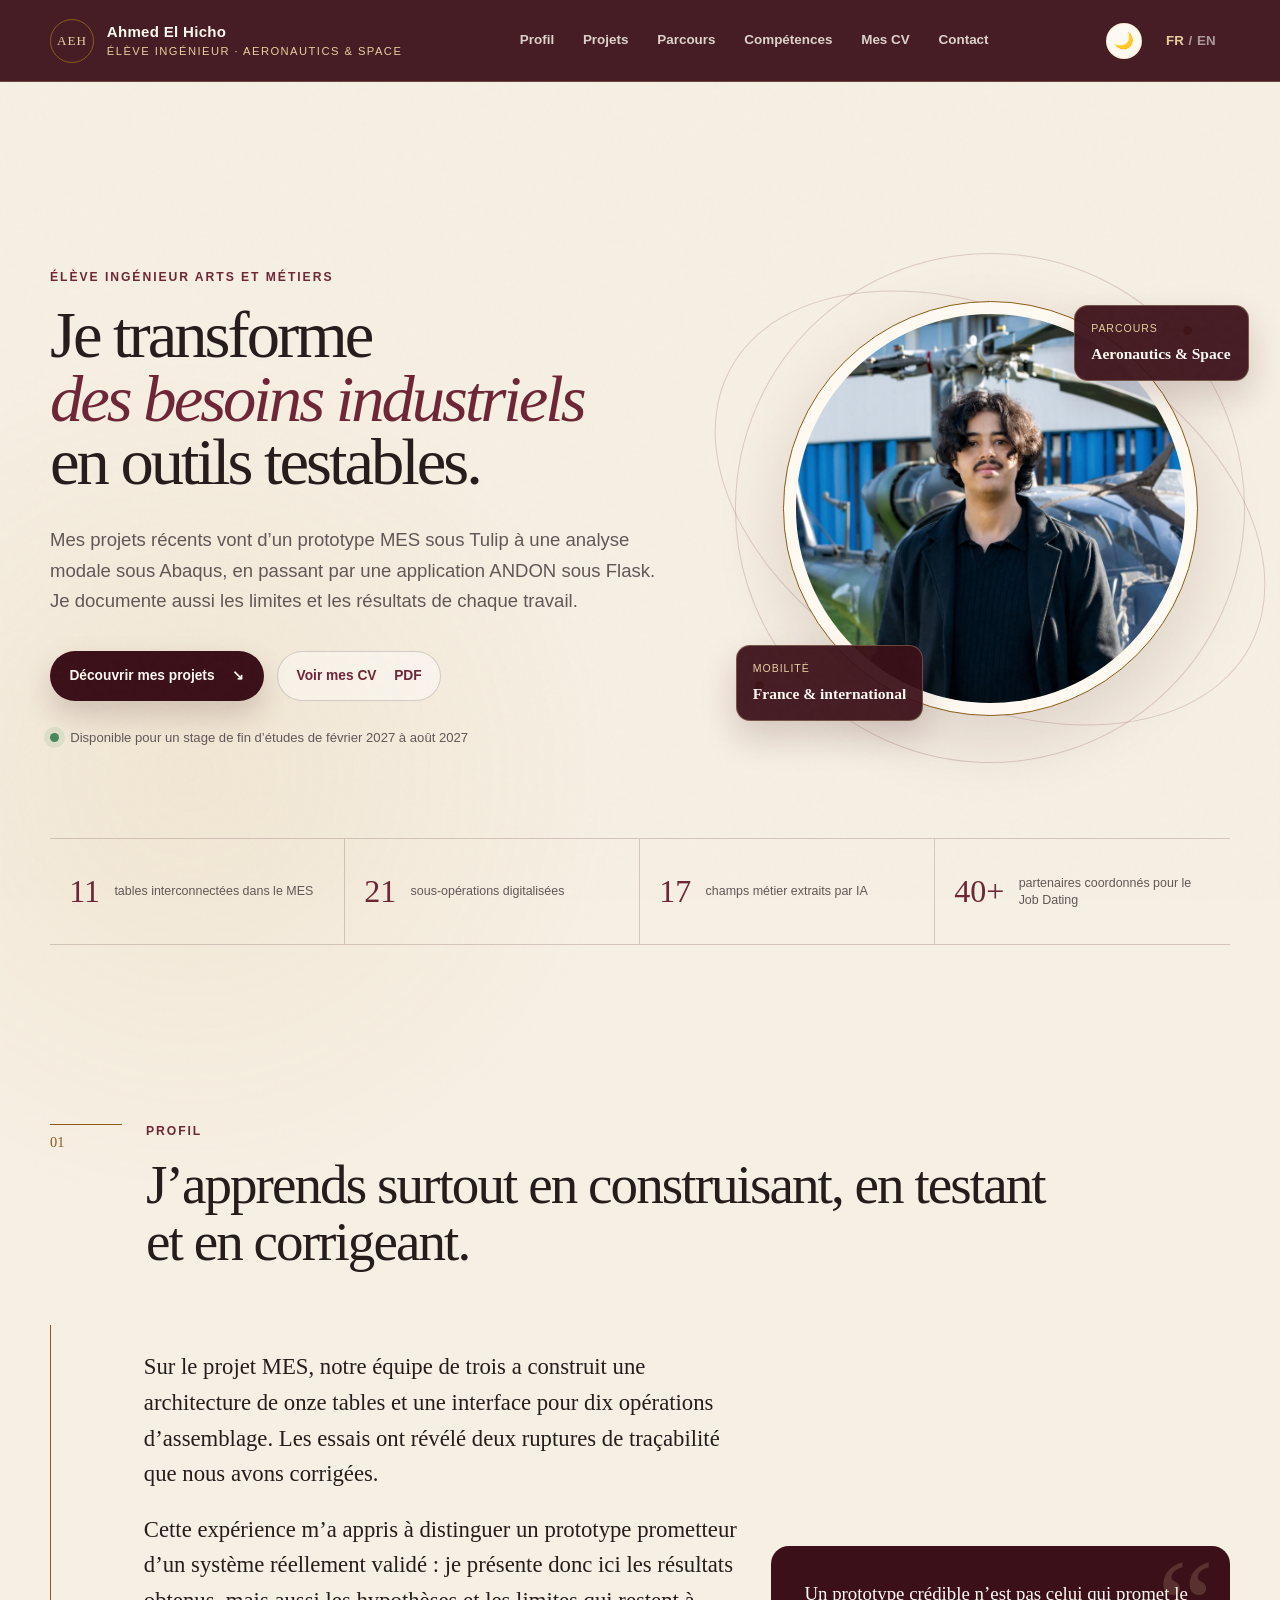
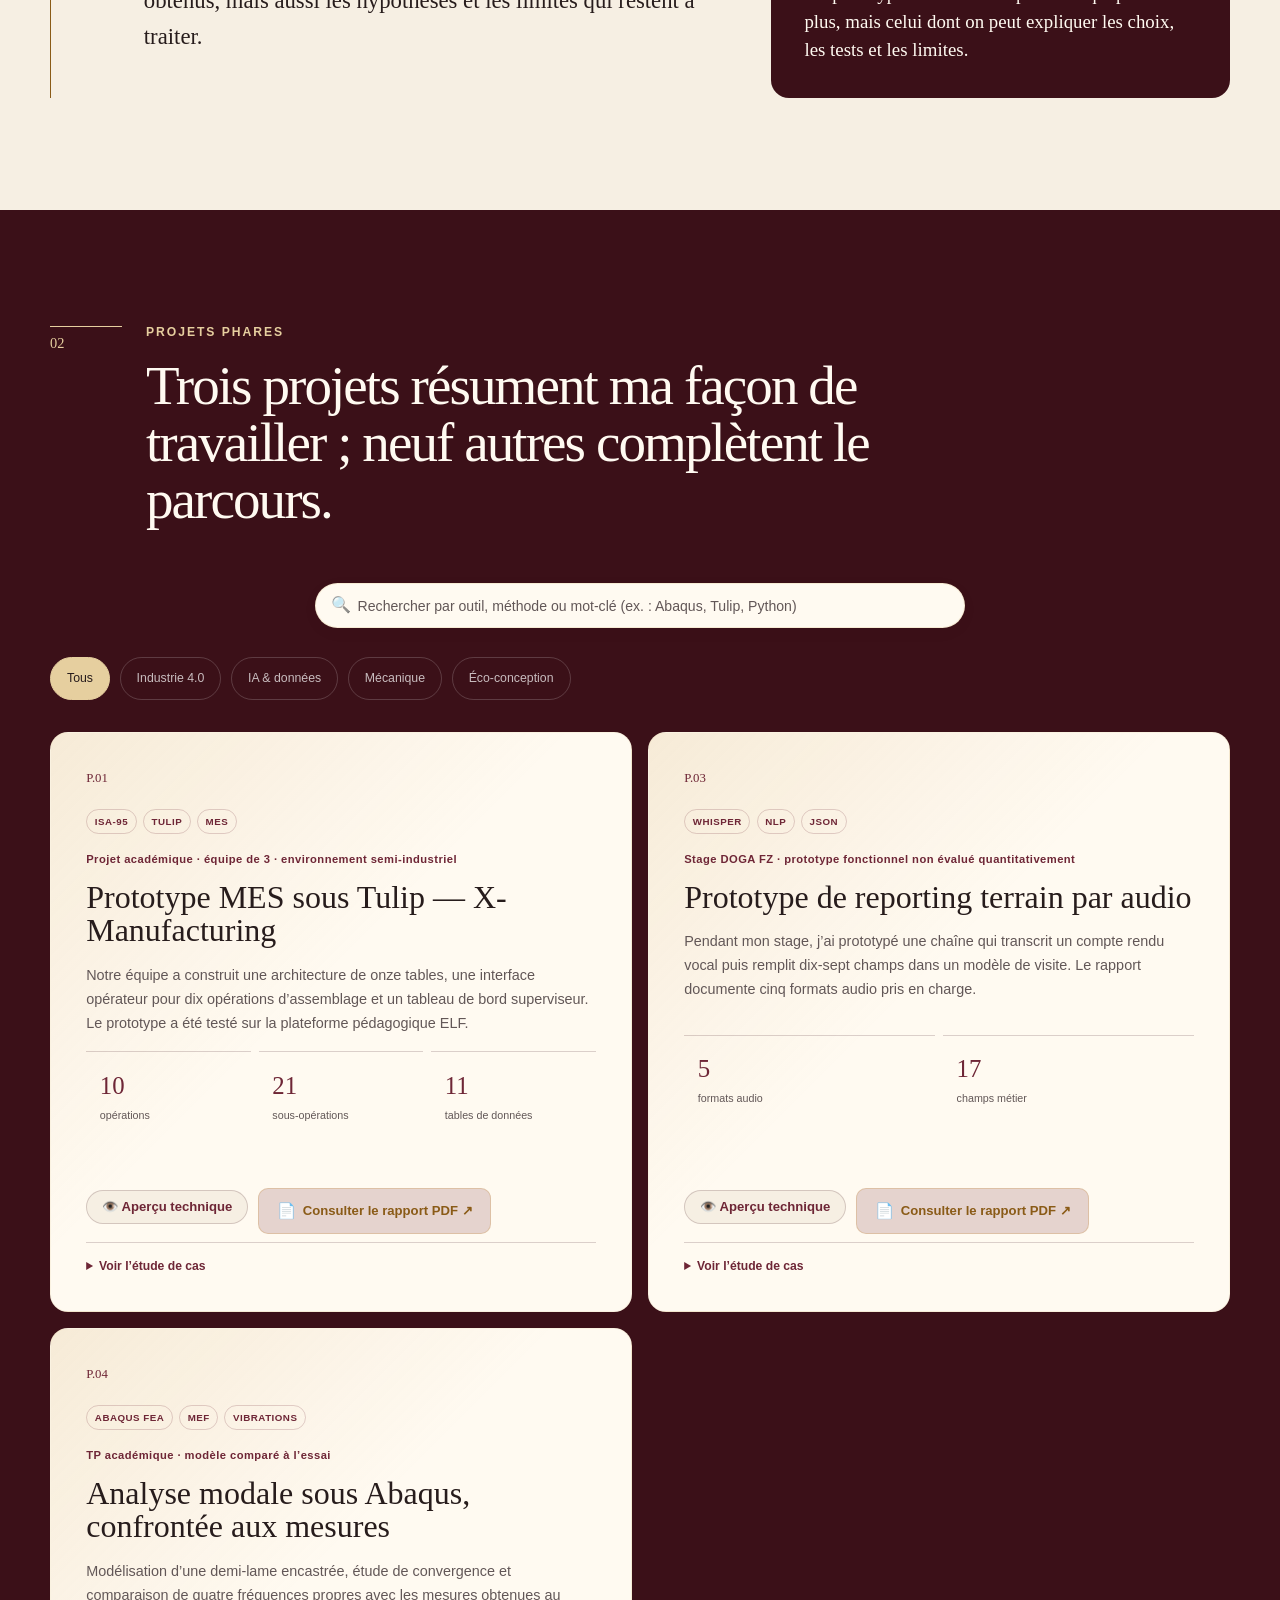
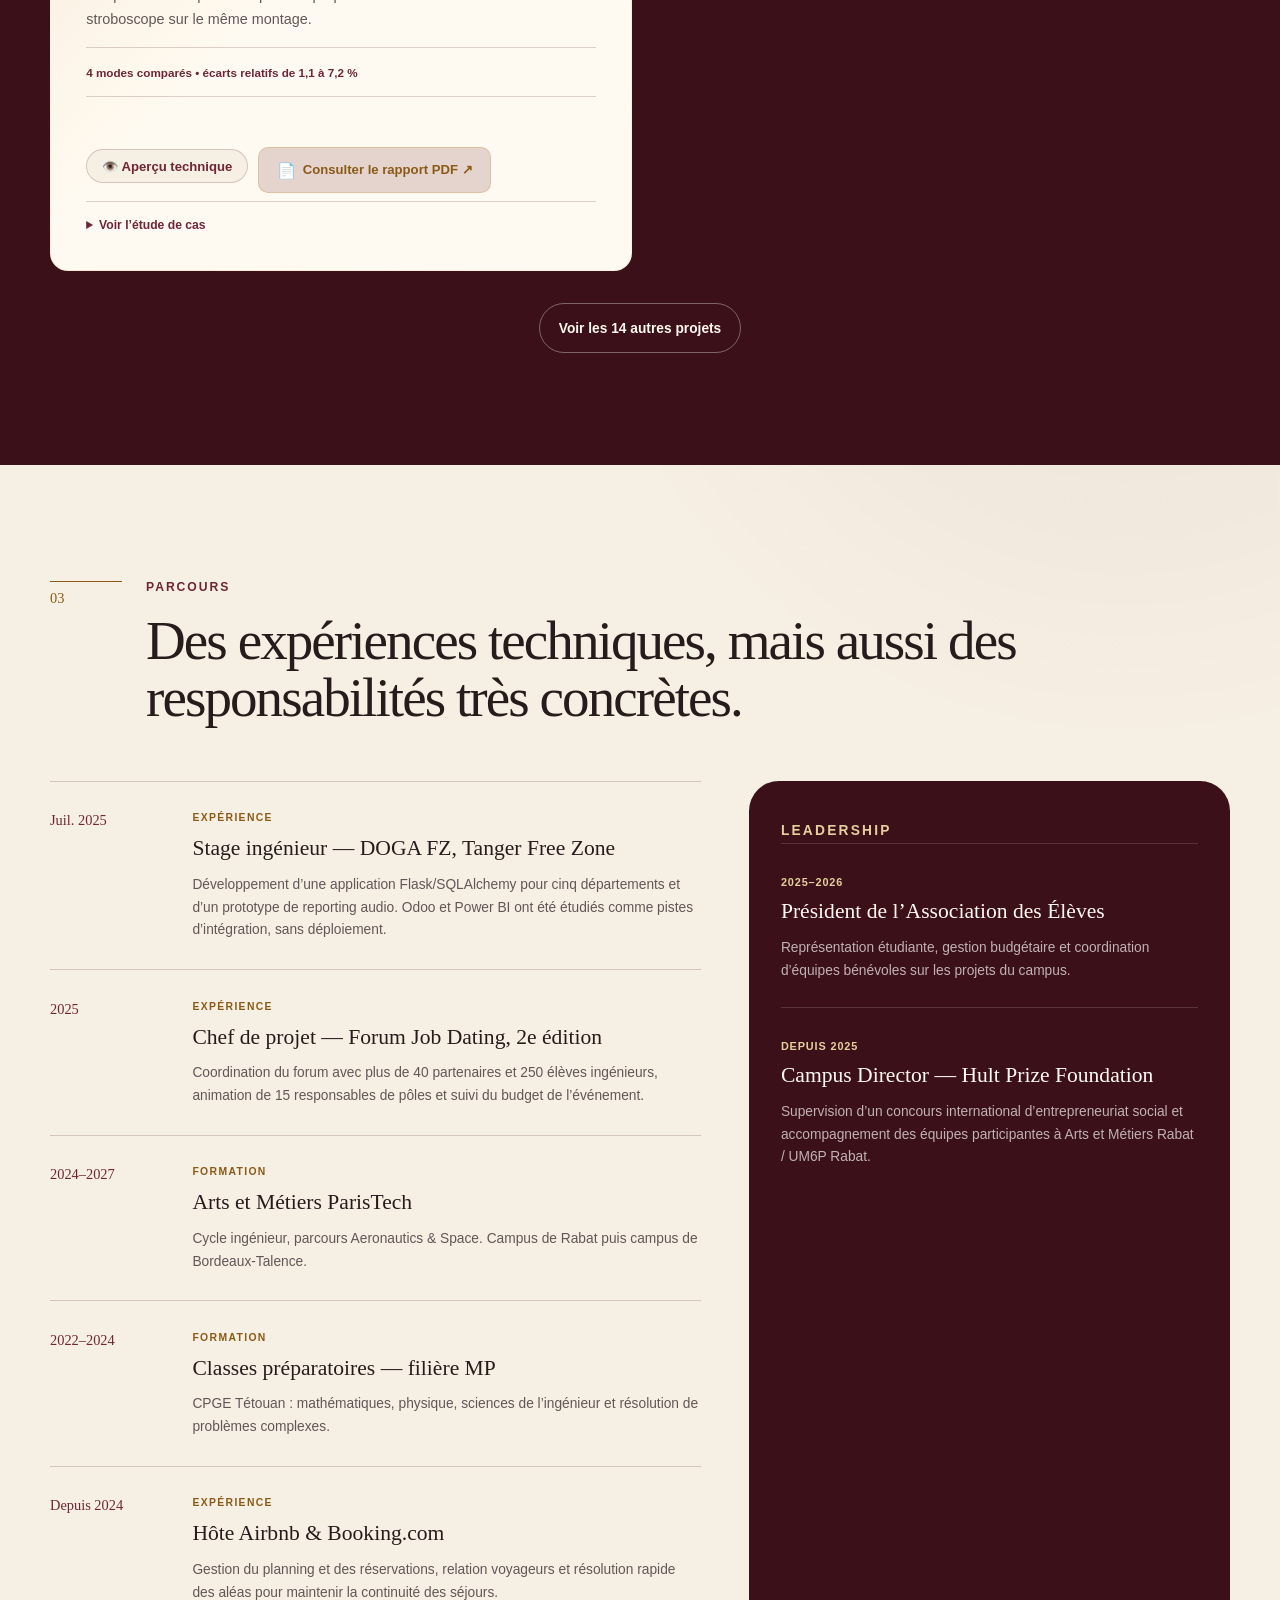
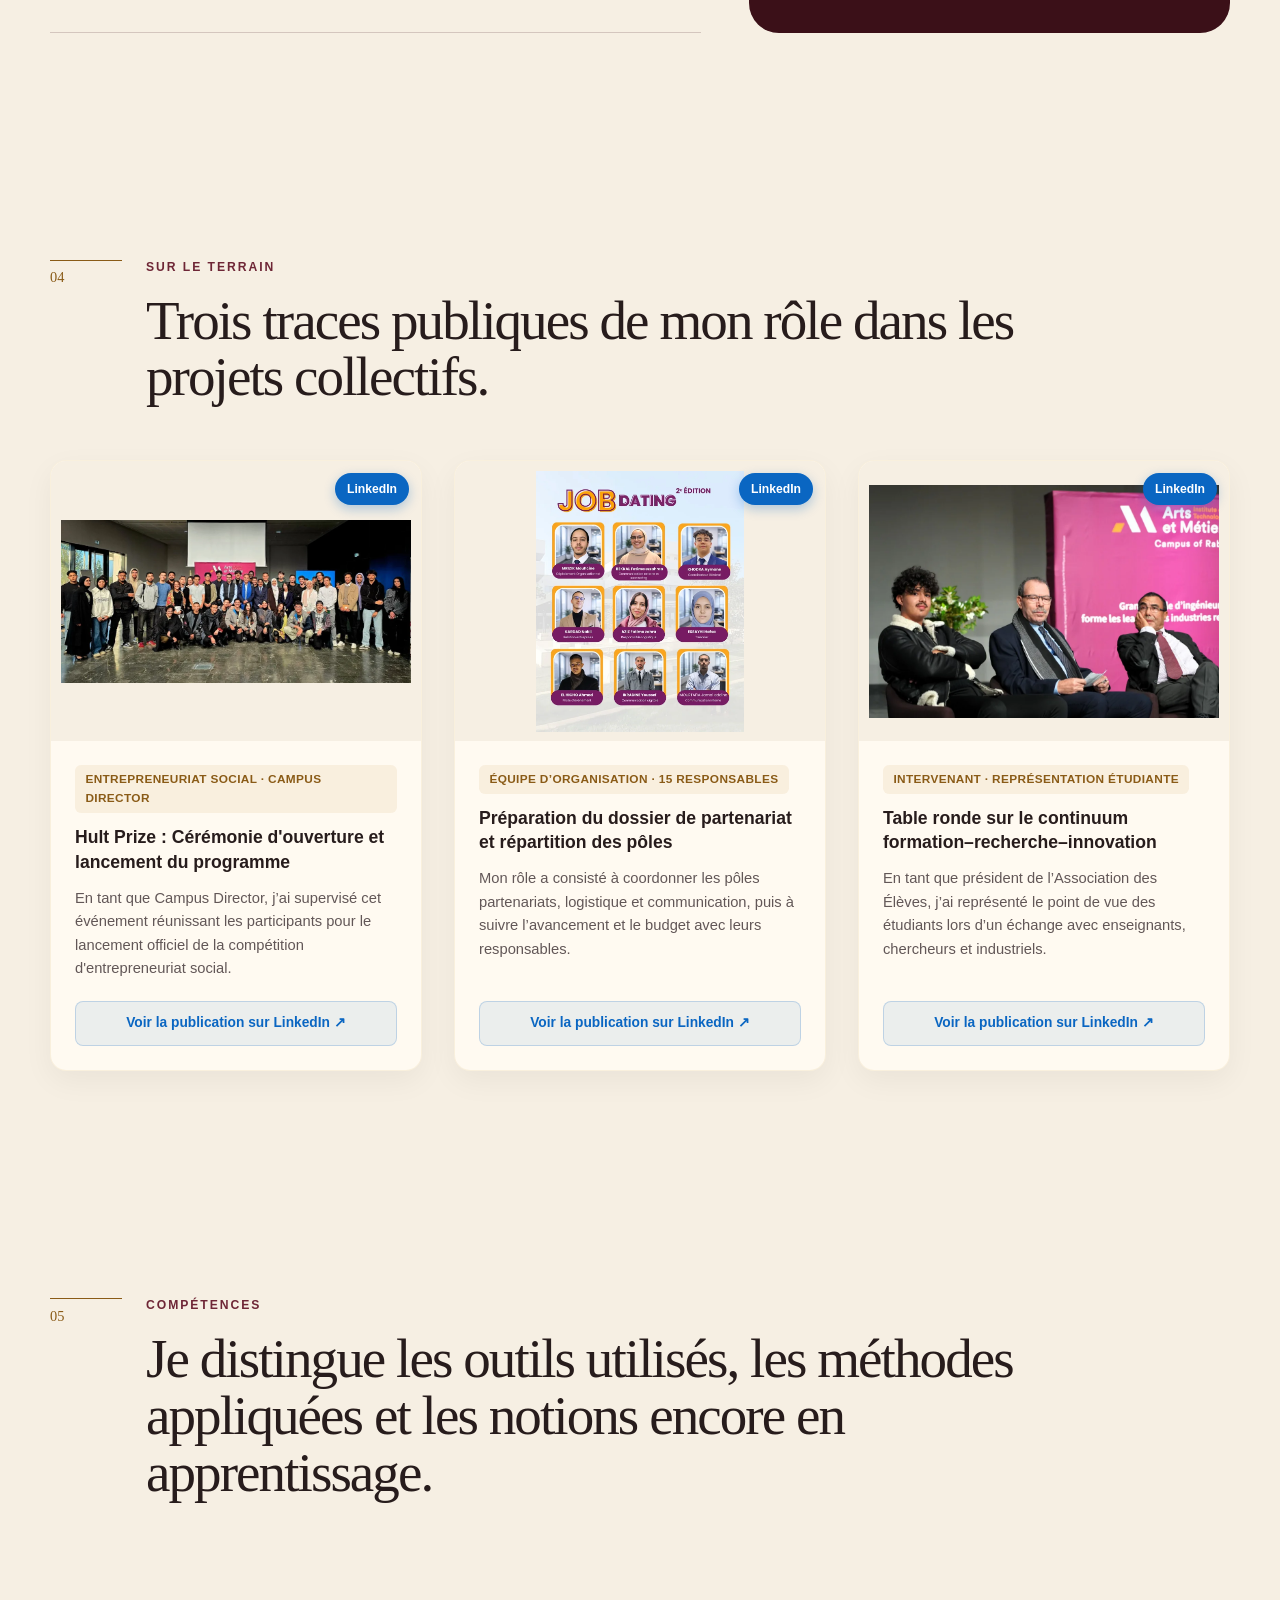
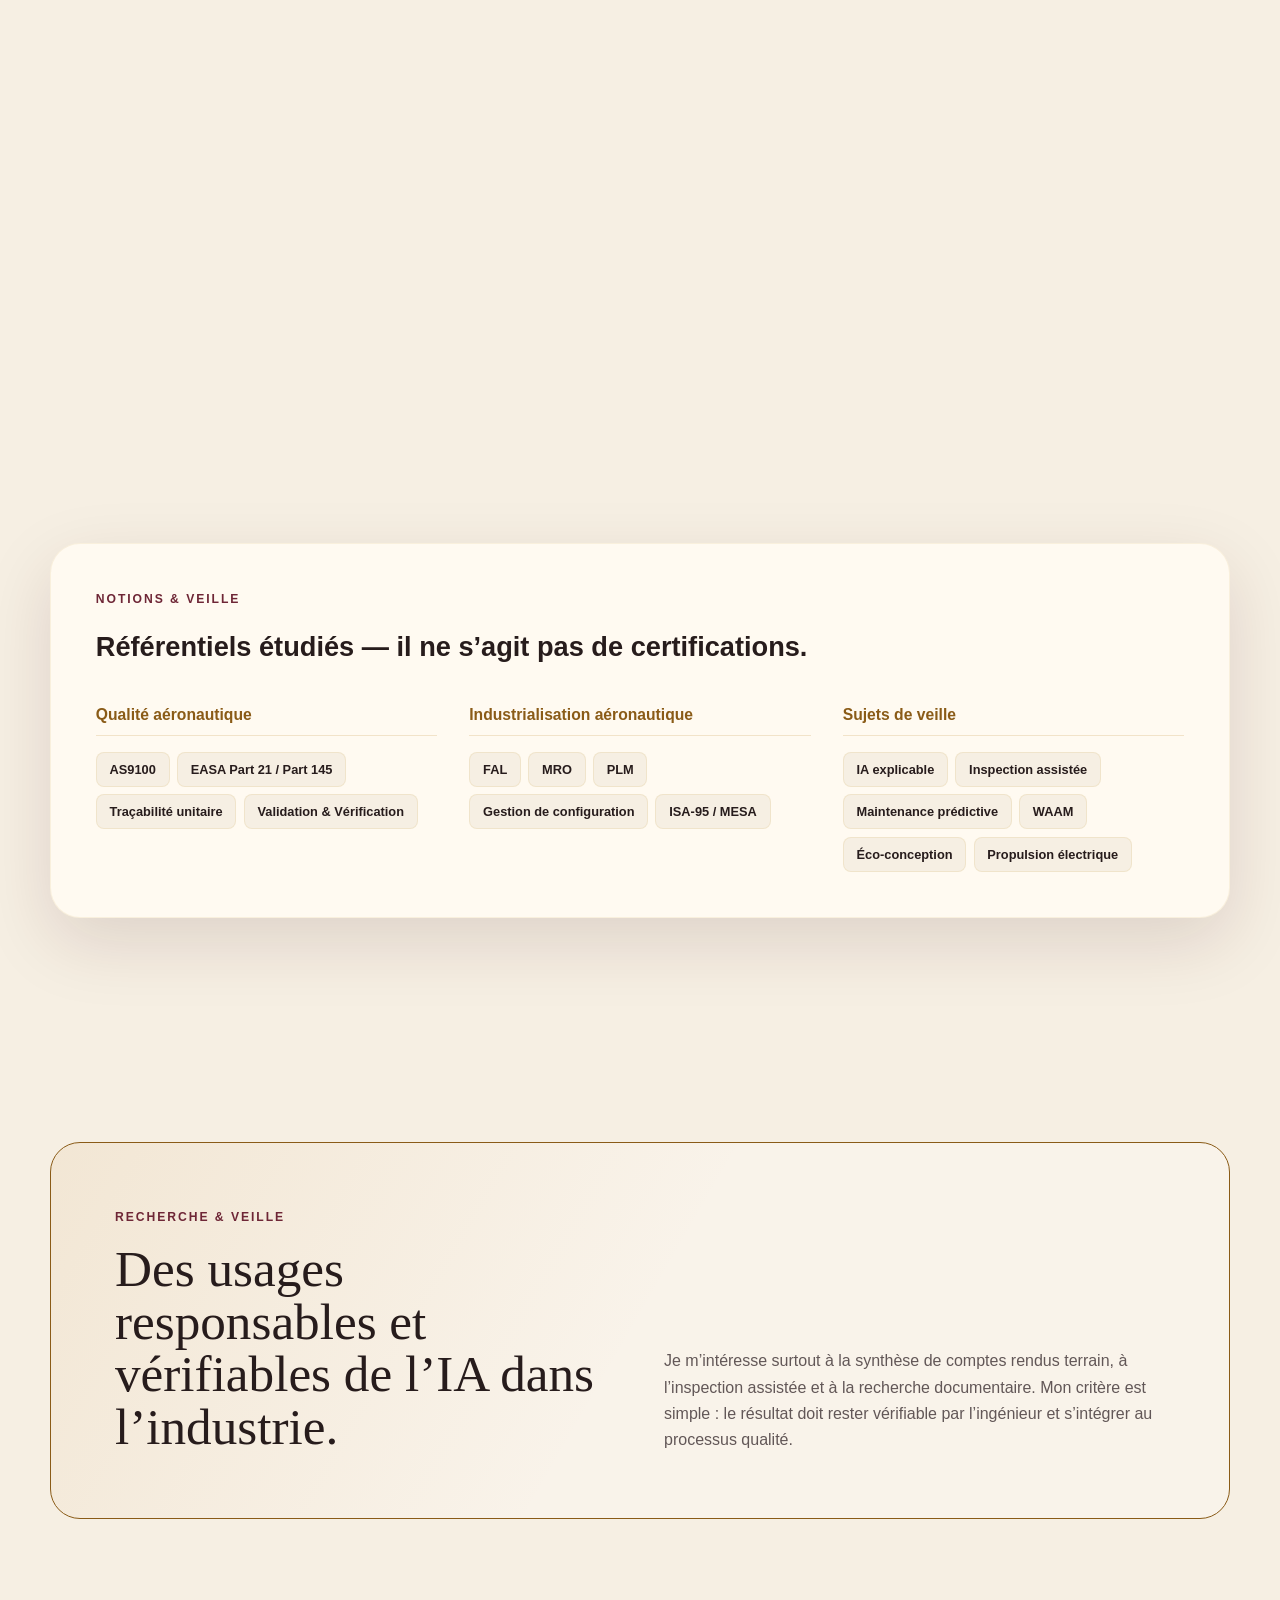
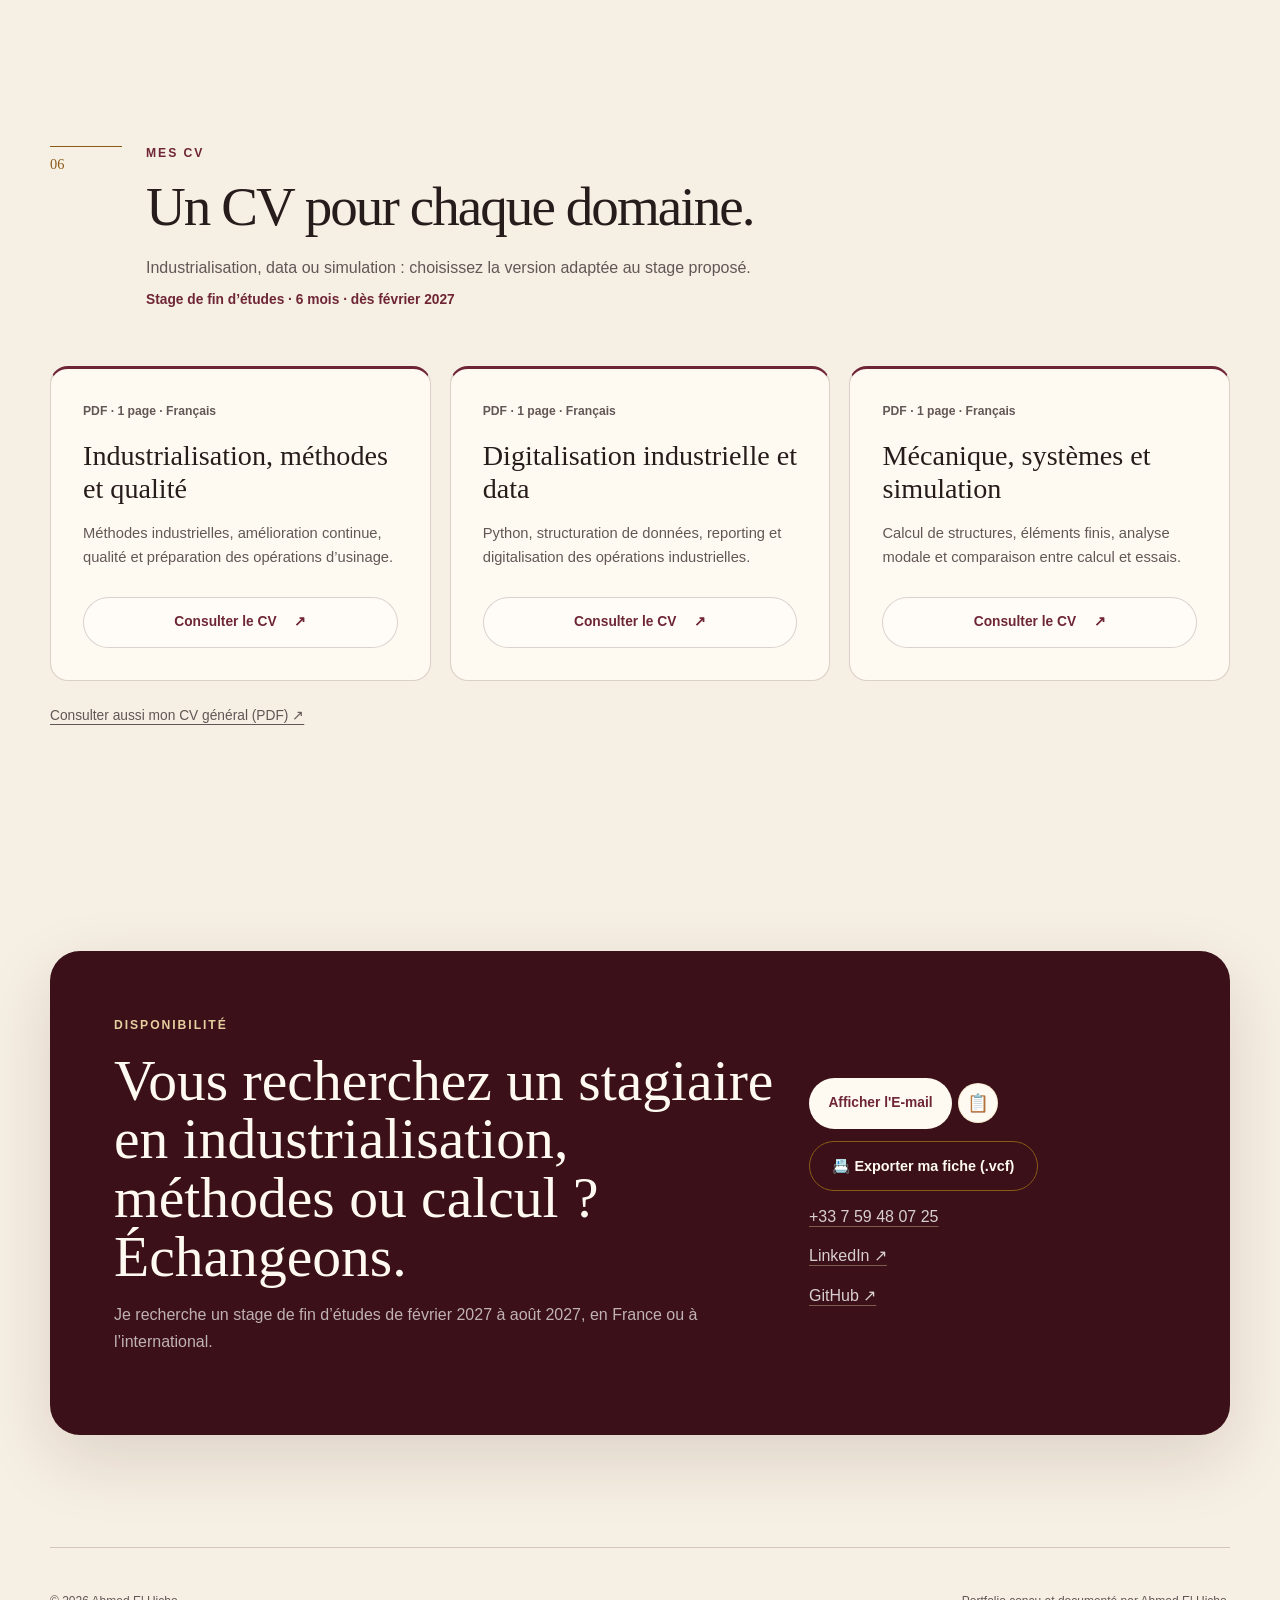
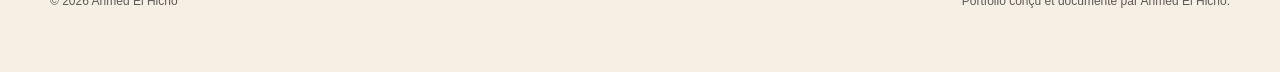
<file: index.html>
<!doctype html>
<html lang="fr" data-lang="fr">
<head>
  <meta charset="utf-8">
  <meta name="viewport" content="width=device-width, initial-scale=1">
  <title>Ahmed El Hicho — Élève ingénieur | Mécanique & digitalisation industrielle</title>
  <meta name="description" content="Portfolio d'Ahmed El Hicho, élève ingénieur Arts et Métiers : projets de mécanique, simulation, digitalisation industrielle et données, avec rapports techniques vérifiables.">
  <meta name="author" content="Ahmed El Hicho">
  <meta name="theme-color" content="#3b1018">
  <meta property="og:type" content="website">
  <meta property="og:title" content="Ahmed El Hicho — Portfolio d'élève ingénieur">
  <meta property="og:description" content="Mécanique, simulation et outils numériques pour l'industrie, présentés à travers des projets documentés.">
  <meta property="og:image" content="assets/ahmed-el-hicho.webp">
  <meta property="og:url" content="https://elhicho.github.io/ahmed-el-hicho.github.io/">
  <link rel="canonical" href="https://elhicho.github.io/ahmed-el-hicho.github.io/">
  <link rel="icon" href="assets/favicon.svg" type="image/svg+xml">
  <link rel="stylesheet" href="styles.css?v=72679c7">
  <script defer src="script.js?v=72679c7"></script>
  <script type="application/ld+json">
  {
    "@context": "https://schema.org",
    "@type": "Person",
    "name": "Ahmed El Hicho",
    "jobTitle": "Élève ingénieur Arts et Métiers",
    "email": "mailto:elhichoahmed8@gmail.com",
    "telephone": "+33 7 59 48 07 25",
    "url": "https://elhicho.github.io/ahmed-el-hicho.github.io/",
    "sameAs": [
      "https://www.linkedin.com/in/ahmed-el-hicho",
      "https://github.com/Elhicho"
    ],
    "knowsAbout": [
      "Mécanique", "Simulation numérique", "Digitalisation industrielle", "MES",
      "Abaqus", "Python", "Tulip", "Lean Manufacturing"
    ]
  }
  </script>
</head>
<body>
  <a class="skip-link" href="#main" data-i18n="skipLink">Aller au contenu</a>
  <div class="scroll-progress" aria-hidden="true"><span></span></div>

  <header class="site-header">
    <a class="brand" href="#top" aria-label="Accueil Ahmed El Hicho" data-i18n-aria-label="homeAria">
      <span class="brand-mark">AEH</span>
      <span class="brand-copy">
        <strong>Ahmed El Hicho</strong>
      <small data-i18n="brandRole">Élève ingénieur · Aeronautics & Space</small>
      </span>
    </a>

    <button class="menu-toggle" type="button" aria-expanded="false" aria-controls="primary-nav" aria-label="Ouvrir le menu" data-i18n-aria-label="menuAria">
      <span></span><span></span><span></span>
      <span class="sr-only" data-i18n="menuText">Menu</span>
    </button>

    <nav id="primary-nav" class="primary-nav" aria-label="Navigation principale" data-i18n-aria-label="mainNavAria">
      <a href="#profil" data-i18n="navAbout">Profil</a>
      <a href="#projets" data-i18n="navProjects">Projets</a>
      <a href="#parcours" data-i18n="navJourney">Parcours</a>
      <a href="#competences" data-i18n="navSkills">Compétences</a>
      <a href="#cv" data-i18n="navCV">Mes CV</a>
      <a href="#contact" data-i18n="navContact">Contact</a>
    </nav>

    <div class="header-actions">
      <button class="theme-toggle" type="button" aria-label="Basculer le thème (clair/sombre)" title="Changer de thème" data-i18n-aria-label="themeAria" data-i18n-title="themeTitle">
        <span id="themeIcon" class="theme-icon" aria-hidden="true">🌙</span>
      </button>
      <button class="lang-toggle" type="button" aria-label="Changer la langue" data-i18n-aria-label="langAria">
      <span class="lang-active">FR</span><span aria-hidden="true">/</span><span>EN</span>
      </button>
    </div>
  </header>

  <main id="main">
    <section id="top" class="hero section-shell">
      <div class="hero-grid">
        <div class="hero-copy reveal">
          <p class="eyebrow" data-i18n="heroEyebrow">Élève ingénieur Arts et Métiers</p>
          <h1>
            <span data-i18n="heroLine1">Je transforme</span>
            <em data-i18n="heroLine2">des besoins industriels</em>
            <span data-i18n="heroLine3">en outils testables.</span>
          </h1>
          <p class="hero-lead" data-i18n="heroLead">
            Mes projets récents vont d’un prototype MES sous Tulip à une analyse modale sous Abaqus,
            en passant par une application ANDON sous Flask. Je documente aussi les limites et les résultats de chaque travail.
          </p>

          <div class="hero-actions">
            <a class="button button-primary" href="#projets">
              <span data-i18n="heroProjects">Découvrir mes projets</span>
              <span aria-hidden="true">↘</span>
            </a>
            <a class="button button-secondary" href="#cv">
              <span data-i18n="heroCV">Voir mes CV</span>
              <span aria-hidden="true">PDF</span>
            </a>
          </div>

          <div class="availability">
            <span class="status-dot" aria-hidden="true"></span>
            <span data-i18n="availability">Disponible pour un stage de fin d’études de février 2027 à août 2027</span>
          </div>
        </div>

        <div class="hero-visual reveal">
          <div class="portrait-orbit" aria-hidden="true">
            <span class="orbit orbit-one"></span>
            <span class="orbit orbit-two"></span>
            <span class="orbit-dot dot-one"></span>
            <span class="orbit-dot dot-two"></span>
          </div>
          <figure class="portrait-frame">
            <img src="assets/ahmed-el-hicho.webp" alt="Portrait d'Ahmed El Hicho devant un hélicoptère" data-i18n-alt="portraitAlt" width="900" height="900">
          </figure>
          <div class="hero-card card-top">
            <small data-i18n="heroCard1Label">Parcours</small>
            <strong>Aeronautics & Space</strong>
          </div>
          <div class="hero-card card-bottom">
            <small data-i18n="heroCard2Label">Mobilité</small>
            <strong data-i18n="heroCard2Value">France & international</strong>
          </div>
        </div>
      </div>

      <div class="hero-metrics reveal" aria-label="Quelques chiffres" data-i18n-aria-label="metricsAria">
        <article>
          <strong>11</strong>
          <span data-i18n="metric1">tables interconnectées dans le MES</span>
        </article>
        <article>
          <strong>21</strong>
          <span data-i18n="metric2">sous-opérations digitalisées</span>
        </article>
        <article>
          <strong>17</strong>
          <span data-i18n="metric3">champs métier extraits par IA</span>
        </article>
        <article>
          <strong>40+</strong>
          <span data-i18n="metric4">partenaires coordonnés pour le Job Dating</span>
        </article>
      </div>
    </section>

    <section id="profil" class="about section-shell section-block">
      <div class="section-heading reveal">
        <p class="section-index">01</p>
        <div>
          <p class="eyebrow" data-i18n="aboutEyebrow">Profil</p>
          <h2 data-i18n="aboutTitle">J’apprends surtout en construisant, en testant et en corrigeant.</h2>
        </div>
      </div>

      <div class="about-grid">
        <div class="about-copy reveal">
          <p data-i18n="aboutP1">
            Sur le projet MES, notre équipe de trois a construit une architecture de onze tables et une interface
            pour dix opérations d’assemblage. Les essais ont révélé deux ruptures de traçabilité que nous avons corrigées.
          </p>
          <p data-i18n="aboutP2">
            Cette expérience m’a appris à distinguer un prototype prometteur d’un système réellement validé :
            je présente donc ici les résultats obtenus, mais aussi les hypothèses et les limites qui restent à traiter.
          </p>
        </div>

        <aside class="quote-card reveal">
          <span class="quote-mark" aria-hidden="true">“</span>
          <p data-i18n="quote">
            Un prototype crédible n’est pas celui qui promet le plus, mais celui dont on peut expliquer les choix,
            les tests et les limites.
          </p>
        </aside>
      </div>
    </section>

    <section id="projets" class="projects section-shell section-block">
      <div class="section-heading reveal">
        <p class="section-index">02</p>
        <div>
          <p class="eyebrow" data-i18n="projectsEyebrow">Projets phares</p>
          <h2 data-i18n="projectsTitle">Trois projets résument ma façon de travailler ; neuf autres complètent le parcours.</h2>
        </div>
      </div>

      <div class="project-search-container reveal">
        <div class="search-input-wrapper">
          <span class="search-icon" aria-hidden="true">🔍</span>
          <input type="text" id="projectSearchInput" class="project-search-input" placeholder="Rechercher par outil, méthode ou mot-clé (ex. : Abaqus, Tulip, Python)" aria-label="Rechercher un projet" data-i18n-placeholder="searchPlaceholder" data-i18n-aria-label="searchAria">
          <button type="button" id="clearSearchBtn" class="clear-search-btn" aria-label="Effacer la recherche" data-i18n-aria-label="clearSearchAria" style="display: none;">✕</button>
        </div>
      </div>
      <div class="project-toolbar reveal" role="group" aria-label="Filtrer les projets" data-i18n-aria-label="filterProjectsAria">
        <button class="filter-button active" type="button" data-filter="all" data-i18n="filterAll">Tous</button>
        <button class="filter-button" type="button" data-filter="industry" data-i18n="filterIndustry">Industrie 4.0</button>
        <button class="filter-button" type="button" data-filter="ai" data-i18n="filterAI">IA & données</button>
        <button class="filter-button" type="button" data-filter="mechanics" data-i18n="filterMechanics">Mécanique</button>
        <button class="filter-button" type="button" data-filter="sustainability" data-i18n="filterEco">Éco-conception</button>
      </div>

      <div class="project-grid">
        <article class="project-card featured reveal" data-category="industry">
          <div class="project-number">P.01</div>
          <div class="project-meta">
            <span>ISA-95</span><span>Tulip</span><span>MES</span>
          </div>
          <p class="project-context" data-i18n="p1Context">Projet académique · équipe de 3 · environnement semi-industriel</p>
          <h3 data-i18n="p1Title">Prototype MES sous Tulip — X-Manufacturing</h3>
          <p data-i18n="p1Text">
            Notre équipe a construit une architecture de onze tables, une interface opérateur pour dix opérations
            d’assemblage et un tableau de bord superviseur. Le prototype a été testé sur la plateforme pédagogique ELF.
          </p>
          <ul class="project-results">
            <li><strong>10</strong><span data-i18n="p1R1">opérations</span></li>
            <li><strong>21</strong><span data-i18n="p1R2">sous-opérations</span></li>
            <li><strong>11</strong><span data-i18n="p1R3">tables de données</span></li>
          </ul>
          <div class="project-actions-row">
            <button type="button" class="quick-view-btn" data-project="p1" data-i18n="quickViewBtn">👁️ Aperçu technique</button>
            <a class="report-link" href="assets/reports/P01_Rapport_MES_Tulip.pdf" target="_blank" rel="noopener noreferrer" rel="noopener" data-i18n="reportLink">Consulter le rapport PDF ↗</a>
          </div>
          <details>
            <summary data-i18n="caseStudy">Voir l’étude de cas</summary>
            <p data-i18n="p1Details">
              Les essais ont révélé deux ruptures de traçabilité liées aux triggers ; elles ont été corrigées.
              Le rapport signale encore des dysfonctionnements résiduels et l’absence de tests automatisés sur Tulip.
            </p>
          </details>
        </article>

        <article class="project-card reveal" data-category="industry" data-secondary="true" hidden>
          <div class="project-number">P.02</div>
          <div class="project-meta">
            <span>Flask</span><span>SQLite</span><span>Lean</span>
          </div>
          <p class="project-context" data-i18n="p2Context">Projet académique · prototype et scénarios simulés</p>
          <h3 data-i18n="p2Title">Prototype de système ANDON digital</h3>
          <p data-i18n="p2Text">
            Application Flask/SQLite avec cycle OPEN–ACK–ARRIVED–CLOSED, priorisation des alertes et clôture
            conditionnée à la saisie d’une cause 5M et d’une action corrective.
          </p>
          <div class="project-impact">
            <span data-i18n="p2Impact">5 catégories d’alerte • 4 états • scénarios simulés</span>
          </div>
          <div class="project-actions-row">
            <button type="button" class="quick-view-btn" data-project="p2" data-i18n="quickViewBtn">👁️ Aperçu technique</button>
            <a class="report-link" href="assets/reports/P02_Rapport_Andon_Digital.pdf" target="_blank" rel="noopener noreferrer" rel="noopener" data-i18n="reportLink">Consulter le rapport PDF ↗</a>
            <span class="report-size">7,3 Mo</span>
          </div>
          <details>
            <summary data-i18n="caseStudy">Voir l’étude de cas</summary>
            <p data-i18n="p2Details">
              Les gains observés proviennent de scénarios simulés, pas d’un déploiement industriel long terme.
              La suite proposée dans le rapport est d’ajouter boutons, voyants et écran dédiés, puis de consolider les KPI.
            </p>
          </details>
        </article>

        <article class="project-card featured reveal" data-category="ai">
          <div class="project-number">P.03</div>
          <div class="project-meta">
            <span>Whisper</span><span>NLP</span><span>JSON</span>
          </div>
          <p class="project-context" data-i18n="p3Context">Stage DOGA FZ · prototype fonctionnel non évalué quantitativement</p>
          <h3 data-i18n="p3Title">Prototype de reporting terrain par audio</h3>
          <p data-i18n="p3Text">
            Pendant mon stage, j’ai prototypé une chaîne qui transcrit un compte rendu vocal puis remplit
            dix-sept champs dans un modèle de visite. Le rapport documente cinq formats audio pris en charge.
          </p>
          <ul class="project-results compact">
            <li><strong>5</strong><span data-i18n="p3R1">formats audio</span></li>
            <li><strong>17</strong><span data-i18n="p3R2">champs métier</span></li>
          </ul>
          <div class="project-actions-row">
            <button type="button" class="quick-view-btn" data-project="p3" data-i18n="quickViewBtn">👁️ Aperçu technique</button>
            <a class="report-link" href="assets/reports/P03_Rapport_Reporting_Audio_IA.pdf" target="_blank" rel="noopener noreferrer" rel="noopener" data-i18n="reportLink">Consulter le rapport PDF ↗</a>
          </div>
          <details>
            <summary data-i18n="caseStudy">Voir l’étude de cas</summary>
            <p data-i18n="p3Details">
              Le prototype nécessite une connexion aux services OpenAI et une validation humaine des termes métier.
              Aucune mesure d’exactitude ni étude utilisateurs n’est publiée à ce stade.
            </p>
          </details>
        </article>

        <article class="project-card featured reveal" data-category="mechanics">
          <div class="project-number">P.04</div>
          <div class="project-meta">
            <span>Abaqus FEA</span><span>MEF</span><span>Vibrations</span>
          </div>
          <p class="project-context" data-i18n="p4Context">TP académique · modèle comparé à l’essai</p>
          <h3 data-i18n="p4Title">Analyse modale sous Abaqus, confrontée aux mesures</h3>
          <p data-i18n="p4Text">
            Modélisation d’une demi-lame encastrée, étude de convergence et comparaison de quatre fréquences
            propres avec les mesures obtenues au stroboscope sur le même montage.
          </p>
          <div class="project-impact">
            <span data-i18n="p4Impact">4 modes comparés • écarts relatifs de 1,1 à 7,2 %</span>
          </div>
          <div class="project-actions-row">
            <button type="button" class="quick-view-btn" data-project="p4" data-i18n="quickViewBtn">👁️ Aperçu technique</button>
            <a class="report-link" href="assets/reports/P04_Rapport_Analyse_Modale_Abaqus.pdf" target="_blank" rel="noopener noreferrer" rel="noopener" data-i18n="reportLink">Consulter le rapport PDF ↗</a>
          </div>
          <details>
            <summary data-i18n="caseStudy">Voir l’étude de cas</summary>
            <p data-i18n="p4Details">
              L’écart le plus élevé concerne le quatrième mode. Le rapport l’explique notamment par les incertitudes
              sur le module d’Young, l’épaisseur réelle et la qualité de l’encastrement.
            </p>
          </details>
        </article>

        <article class="project-card reveal" data-category="ai mechanics" data-secondary="true" hidden>
          <div class="project-number">P.05</div>
          <div class="project-meta">
            <span>Python</span><span>NumPy</span><span>WAAM</span>
          </div>
          <p class="project-context" data-i18n="p5Context">Mini-projet académique · jeu de données WAAM</p>
          <h3 data-i18n="p5Title">Implémentation d’un SVM par l’algorithme d’Uzawa</h3>
          <p data-i18n="p5Text">
            Implémentation from scratch d’un algorithme primal-dual sous contraintes, avec vérification de la
            convergence et visualisation automatique des vecteurs supports.
          </p>
          <div class="project-impact">
            <span data-i18n="p5Impact">Séparation parfaite sur le jeu de données du TP</span>
          </div>
          <div class="project-actions-row">
            <button type="button" class="quick-view-btn" data-project="p5" data-i18n="quickViewBtn">👁️ Aperçu technique</button>
            <a class="report-link" href="assets/reports/P05_Rapport_Optimisation_SVM_Uzawa.pdf" target="_blank" rel="noopener noreferrer" rel="noopener" data-i18n="reportLink">Consulter le rapport PDF ↗</a>
          </div>
          <details>
            <summary data-i18n="caseStudy">Voir l’étude de cas</summary>
            <p data-i18n="p5Details">
              Le résultat valide l’implémentation sur les données fournies, mais ne mesure pas encore la capacité
              de généralisation sur d’autres cordons ou d’autres conditions de fabrication.
            </p>
          </details>
        </article>

        <article class="project-card reveal" data-category="sustainability mechanics" data-secondary="true" hidden>
          <div class="project-number">P.06</div>
          <div class="project-meta">
            <span>Ansys Granta</span><span>ACV</span><span>DfD</span>
          </div>
          <p class="project-context" data-i18n="p6Context">Projet académique · éco-audit Granta</p>
          <h3 data-i18n="p6Title">Éco-audit et scénarios d’amélioration d’une trottinette</h3>
          <p data-i18n="p6Text">
            Démontage, évaluation de la réparabilité et de la recyclabilité, puis comparaison de scénarios portant
            sur la batterie, l’aluminium recyclé et la durée de vie du produit.
          </p>
          <ul class="project-results compact">
            <li><strong>3,7/10</strong><span data-i18n="p6R1">réparabilité</span></li>
            <li><strong>85,8 %</strong><span data-i18n="p6R2">recyclabilité</span></li>
          </ul>
          <div class="project-actions-row">
            <button type="button" class="quick-view-btn" data-project="p6" data-i18n="quickViewBtn">👁️ Aperçu technique</button>
            <a class="report-link" href="assets/reports/P06_Rapport_Ecoconception_ACV.pdf" target="_blank" rel="noopener noreferrer" rel="noopener" data-i18n="reportLink">Consulter le rapport PDF ↗</a>
            <span class="report-size">10,7 Mo</span>
          </div>
          <details>
            <summary data-i18n="caseStudy">Voir l’étude de cas</summary>
            <p data-i18n="p6Details">
              L’éco-audit estime 376 kg CO₂-eq par produit. Le scénario combiné atteint une réduction calculée de 58 %,
              sous les hypothèses décrites dans le rapport ; il ne s’agit pas d’une ACV certifiée.
            </p>
          </details>
        </article>

        <article class="project-card reveal" data-category="mechanics" data-secondary="true" hidden>
          <div class="project-number">P.07</div>
          <div class="project-meta">
            <span>Rotodynamique</span><span>Vibrations</span><span>Équilibrage</span>
          </div>
          <p class="project-context" data-i18n="p7Context">TP académique · équilibrage sur banc</p>
          <h3 data-i18n="p7Title">Équilibrage d’un rotor sur un puis deux plans</h3>
          <p data-i18n="p7Text">
            Diagnostic vibratoire, équilibrage statique sur 1 plan et dynamique sur 2 plans par la méthode des
            coefficients d’influence et relevés piézoélectriques sur banc d’essai.
          </p>
          <div class="project-impact">
            <span data-i18n="p7Impact">Après correction : 4 mV sur P1 • 0,07 mV sur P2</span>
          </div>
          <div class="project-actions-row">
            <button type="button" class="quick-view-btn" data-project="p7" data-i18n="quickViewBtn">👁️ Aperçu technique</button>
            <a class="report-link" href="assets/reports/P07_Rapport_Equilibrage_Dynamique.pdf" target="_blank" rel="noopener noreferrer" rel="noopener" data-i18n="reportLink">Consulter le rapport PDF ↗</a>
          </div>
          <details>
            <summary data-i18n="caseStudy">Voir l’étude de cas</summary>
            <p data-i18n="p7Details">
              Le travail montre aussi les influences croisées entre les deux plans : corriger P1 modifie la réponse de P2.
              La méthode graphique reste volontairement simple afin de comprendre la physique avant l’automatisation.
            </p>
          </details>
        </article>

        <article class="project-card reveal" data-category="mechanics" data-secondary="true" hidden>
          <div class="project-number">P.08</div>
          <div class="project-meta">
            <span>HyperMesh</span><span>OptiStruct</span><span>VAE</span>
          </div>
          <p class="project-context" data-i18n="p8Context">Projet académique · étude énergétique et optimisation</p>
          <h3 data-i18n="p8Title">Étude énergétique et optimisation d’un disque de frein de VAE</h3>
          <p data-i18n="p8Text">
            Bilan de puissance du véhicule, calcul du freinage dimensionnant puis optimisation topologique
            du disque sous contraintes de déplacement, de contrainte et de dimension minimale.
          </p>
          <ul class="project-results compact">
            <li><strong>24,9</strong><span data-i18n="p8R1">km/h de référence</span></li>
            <li><strong>86,6</strong><span data-i18n="p8R2">N·m au disque</span></li>
          </ul>
          <div class="project-actions-row">
            <button type="button" class="quick-view-btn" data-project="p8" data-i18n="quickViewBtn">👁️ Aperçu technique</button>
            <a class="report-link" href="assets/reports/P08_Rapport_Conception_VAE.pdf?v=2" target="_blank" rel="noopener noreferrer" rel="noopener" data-i18n="reportLink">Consulter le rapport PDF ↗</a>
          </div>
          <details>
            <summary data-i18n="caseStudy">Voir l’étude de cas</summary>
            <p data-i18n="p8Details">
              Le projet relie les hypothèses énergétiques à une chaîne CAO–HyperMesh–OptiStruct.
              Les résultats restent ceux d’un modèle académique et dépendent du cas de charge retenu.
            </p>
          </details>
        </article>

        <article class="project-card reveal" data-category="mechanics" data-secondary="true" hidden>
          <div class="project-number">P.09</div>
          <div class="project-meta">
            <span>FEMM</span><span>MSAP</span><span>MATLAB</span>
          </div>
          <p class="project-context" data-i18n="p9Context">TP académique · simulation FEMM</p>
          <h3 data-i18n="p9Title">Champ statorique et couple d’une MSAP sous FEMM</h3>
          <p data-i18n="p9Text">
            Simulation des champs créés par les phases, transformation de Concordia et calcul du couple
            en fonction de l’orientation du champ statorique.
          </p>
          <ul class="project-results compact">
            <li><strong>0,15</strong><span data-i18n="p9R1">N·m/A mesuré</span></li>
            <li><strong>FEMM</strong><span data-i18n="p9R2">simulation 2D</span></li>
          </ul>
          <div class="project-actions-row">
            <button type="button" class="quick-view-btn" data-project="p9" data-i18n="quickViewBtn">👁️ Aperçu technique</button>
            <a class="report-link" href="assets/reports/P09_Rapport_MSAP_Electrotechnique.pdf" target="_blank" rel="noopener noreferrer" rel="noopener" data-i18n="reportLink">Consulter le rapport PDF ↗</a>
          </div>
          <details>
            <summary data-i18n="caseStudy">Voir l’étude de cas</summary>
            <p data-i18n="p9Details">
              Le rapport obtient une constante de couple voisine de 0,15 N·m/A dans le modèle étudié.
              Cette valeur caractérise la simulation réalisée ; elle ne constitue pas un rendement machine.
            </p>
          </details>
        </article>

        <article class="project-card reveal" data-category="mechanics" data-secondary="true" hidden>
          <div class="project-number">P.10</div>
          <div class="project-meta">
            <span>Simulation</span><span>Multi-Physique</span><span>Automatique</span>
          </div>
          <p class="project-context" data-i18n="p10Context">Projet académique · modèle causal simplifié</p>
          <h3 data-i18n="p10Title">Modèle causal d’une chaîne de traction électrique</h3>
          <p data-i18n="p10Text">
            Modélisation d’une batterie idéale, d’un hacheur, d’un moteur à courant continu, d’un réducteur,
            d’une roue et de la dynamique longitudinale du véhicule.
          </p>
          <div class="project-impact">
            <span data-i18n="p10Impact">Couple moteur • vitesse véhicule • force aérodynamique</span>
          </div>
          <div class="project-actions-row">
            <button type="button" class="quick-view-btn" data-project="p10" data-i18n="quickViewBtn">👁️ Aperçu technique</button>
            <a class="report-link" href="assets/reports/P10_Rapport_Chaine_Traction_VE.pdf" target="_blank" rel="noopener noreferrer" rel="noopener" data-i18n="reportLink">Consulter le rapport PDF ↗</a>
          </div>
          <details>
            <summary data-i18n="caseStudy">Voir l’étude de cas</summary>
            <p data-i18n="p10Details">
              Le modèle rend les relations causales explicites, mais repose sur des hypothèses fortes : tension
              de batterie constante, convertisseur et réducteur sans pertes, et résistance véhicule linéarisée.
            </p>
          </details>
        </article>

        <article class="project-card reveal" data-category="industry mechanics" data-secondary="true" hidden>
          <div class="project-number">P.11</div>
          <div class="project-meta">
            <span>Taguchi</span><span>ANOVA</span><span>Six Sigma</span>
          </div>
          <p class="project-context" data-i18n="p11Context">Projet académique · plan Taguchi L8</p>
          <h3 data-i18n="p11Title">Optimisation Taguchi L8 des conditions de coupe</h3>
          <p data-i18n="p11Text">
            Huit essais de tournage sur aluminium 2017 pour étudier la vitesse de coupe, l’avance et la profondeur
            de passe, avec ratio Signal/Bruit et analyse ANOVA.
          </p>
          <div class="project-impact">
            <span data-i18n="p11Impact">Avance : 78,05 % de contribution • optimum A1B1C1</span>
          </div>
          <div class="project-actions-row">
            <button type="button" class="quick-view-btn" data-project="p11" data-i18n="quickViewBtn">👁️ Aperçu technique</button>
            <a class="report-link" href="assets/reports/P11_Rapport_Optimisation_Taguchi_ANOVA.pdf" target="_blank" rel="noopener noreferrer" rel="noopener" data-i18n="reportLink">Consulter le rapport PDF ↗</a>
          </div>
          <details>
            <summary data-i18n="caseStudy">Voir l’étude de cas</summary>
            <p data-i18n="p11Details">
              Sur ce jeu d’essais, l’avance est le facteur dominant. Les conditions retenues sont 250 m/min,
              0,15 mm/tr et 0,5 mm ; elles restent liées au matériau, à la machine et au protocole du TP.
            </p>
          </details>
        </article>

        <article class="project-card reveal" data-category="industry" data-secondary="true" hidden>
          <div class="project-number">P.12</div>
          <div class="project-meta">
            <span>MERISE 3NF</span><span>SQL</span><span>Access</span>
          </div>
          <p class="project-context" data-i18n="p12Context">Projet académique · base Access pour la CAN 2025</p>
          <h3 data-i18n="p12Title">Base de données relationnelle pour la CAN 2025</h3>
          <p data-i18n="p12Text">
            Modélisation MCD/MLD selon MERISE puis implémentation sous Microsoft Access pour gérer équipes,
            joueurs, stades, matchs et participations, avec requêtes, formulaires et états imprimables.
          </p>
          <ul class="project-results compact">
            <li><strong>MERISE</strong><span data-i18n="p12R1">MCD et MLD</span></li>
            <li><strong>Access</strong><span data-i18n="p12R2">requêtes et formulaires</span></li>
          </ul>
          <div class="project-actions-row">
            <button type="button" class="quick-view-btn" data-project="p12" data-i18n="quickViewBtn">👁️ Aperçu technique</button>
            <a class="report-link" href="assets/reports/P12_Rapport_BDD_OREXA_SQL.pdf" target="_blank" rel="noopener noreferrer" rel="noopener" data-i18n="reportLink">Consulter le rapport PDF ↗</a>
          </div>
          <details>
            <summary data-i18n="caseStudy">Voir l’étude de cas</summary>
            <p data-i18n="p12Details">
              Le rapport démontre l’intégrité référentielle et la génération d’états. L’export vers Excel ou Power BI
              est présenté comme une évolution possible, pas comme une fonctionnalité déjà déployée.
            </p>
          </details>
        </article>

        <article class="project-card reveal" data-category="industry" data-secondary="true" hidden>
          <div class="project-number">P.13</div>
          <div class="project-meta">
            <span>Flask</span><span>SQLAlchemy</span><span>OpenPyXL</span><span>ISO 9001</span>
          </div>
          <p class="project-context" data-i18n="p13Context">Stage ingénieur · DOGA FZ · Tanger Free Zone</p>
          <h3 data-i18n="p13Title">Digitalisation de la Performance Industrielle — DOGA FZ (Stage)</h3>
          <p data-i18n="p13Text">
            Développement full-stack d'une application Flask/SQLAlchemy de reporting départemental
            couvrant 5 métiers (assemblage, usinage, peinture, métrologie, plasturgie), avec exports
            Excel automatisés, calcul de 15+ KPI qualité et recommandations Odoo/Power BI.
          </p>
          <ul class="project-results compact">
            <li><strong>5</strong><span data-i18n="p13R1">départements</span></li>
            <li><strong>15+</strong><span data-i18n="p13R2">KPI qualité</span></li>
          </ul>
          <div class="project-actions-row">
            <button type="button" class="quick-view-btn" data-project="p13" data-i18n="quickViewBtn">&#x1F441;&#xFE0F; Aperçu technique</button>
            <a class="report-link" href="assets/reports/P13_Rapport_Stage_DOGA_FZ.pdf" target="_blank" rel="noopener noreferrer" data-i18n="reportLink">Consulter le rapport PDF &#x2197;</a>
          </div>
          <details>
            <summary data-i18n="caseStudy">Voir l'étude de cas</summary>
            <p data-i18n="p13Details">
              Application déployée en contexte réel chez DOGA FZ (filiale du Groupe DOGA France, certifiée ISO 9001).
              Le rapport documente les formulaires adaptatifs par métier, le moteur de calcul des KPI avec codage
              couleur automatique, ainsi que la structuration documentaire et les procédures d'onboarding.
            </p>
          </details>
        </article>

        <article class="project-card reveal" data-category="sustainability" data-secondary="true" hidden>
          <div class="project-number">P.14</div>
          <div class="project-meta">
            <span>Granta EduPack</span><span>ACV</span><span>DfD</span><span>CATIA</span>
          </div>
          <p class="project-context" data-i18n="p14Context">Projet académique · Conception Orientée Produit Avancé</p>
          <h3 data-i18n="p14Title">Conception Avancée &amp; ACV d'une Trottinette Électrique — Projet COPA</h3>
          <p data-i18n="p14Text">
            Désassemblage complet, caractérisation des matériaux et nomenclature d'une trottinette
            WISPEED T855, puis simulation Eco-Audit sur Ansys Granta EduPack pour quantifier
            l'empreinte carbone totale (209 kg CO&#8322;) et identifier les leviers d'éco-conception.
          </p>
          <ul class="project-results compact">
            <li><strong>209</strong><span data-i18n="p14R1">kg CO&#8322; sur 4 ans</span></li>
            <li><strong>2 950</strong><span data-i18n="p14R2">MJ d'énergie</span></li>
          </ul>
          <div class="project-actions-row">
            <button type="button" class="quick-view-btn" data-project="p14" data-i18n="quickViewBtn">&#x1F441;&#xFE0F; Aperçu technique</button>
            <a class="report-link" href="assets/reports/P14_Rapport_Ecoconception_COPA_ACV.pdf" target="_blank" rel="noopener noreferrer" data-i18n="reportLink">Consulter le rapport PDF &#x2197;</a>
            <span class="report-size">11 Mo</span>
          </div>
          <details>
            <summary data-i18n="caseStudy">Voir l'étude de cas</summary>
            <p data-i18n="p14Details">
              L'analyse révèle que la fabrication représente 51,6 % de l'énergie et 57,7 % des émissions CO&#8322;.
              Le recyclage des alliages métalliques en fin de vie permettrait d'économiser -696 MJ et -55,9 kg CO&#8322;.
              Le rapport propose des substitutions matériaux et une conception orientée désassemblage (DfD).
            </p>
          </details>
        </article>

        <article class="project-card reveal" data-category="sustainability" data-secondary="true" hidden>
          <div class="project-number">P.15</div>
          <div class="project-meta">
            <span>Capteurs IoT</span><span>Traitement</span><span>UV</span><span>Supervision</span>
          </div>
          <p class="project-context" data-i18n="p15Context">Projet académique · ingénierie environnementale</p>
          <h3 data-i18n="p15Title">Système Modulaire de Recyclage des Eaux Grises (MGWS)</h3>
          <p data-i18n="p15Text">
            Conception d'un système de traitement et recyclage des eaux grises en boucle fermée :
            dimensionnement des filières (filtration, traitement biologique, désinfection UV),
            intégration de capteurs intelligents et architecture de télésurveillance temps réel.
          </p>
          <div class="project-impact">
            <span data-i18n="p15Impact">Filtration + biologique + UV &bull; capteurs pH/turbidité &bull; monitoring IoT</span>
          </div>
          <div class="project-actions-row">
            <button type="button" class="quick-view-btn" data-project="p15" data-i18n="quickViewBtn">&#x1F441;&#xFE0F; Aperçu technique</button>
            <a class="report-link" href="assets/reports/P15_Rapport_Recyclage_Eaux_Grises_MGWS.pdf" target="_blank" rel="noopener noreferrer" data-i18n="reportLink">Consulter le rapport PDF &#x2197;</a>
          </div>
          <details>
            <summary data-i18n="caseStudy">Voir l'étude de cas</summary>
            <p data-i18n="p15Details">
              Le système MGWS est directement transposable aux systèmes de support-vie (ECLSS) des stations
              spatiales et modules habités. Le rapport détaille le dimensionnement scientifique, la sélection
              des capteurs et l'alimentation énergétique autonome du dispositif.
            </p>
          </details>
        </article>

        <article class="project-card reveal" data-category="ai" data-secondary="true" hidden>
          <div class="project-number">P.16</div>
          <div class="project-meta">
            <span>Python</span><span>NumPy</span><span>Régression</span><span>MINA</span>
          </div>
          <p class="project-context" data-i18n="p16Context">Projet académique · mathématiques appliquées</p>
          <h3 data-i18n="p16Title">Régression Linéaire &amp; Modélisation Numérique — MINA</h3>
          <p data-i18n="p16Text">
            Implémentation from scratch d'un algorithme de régression linéaire multiple en Python/NumPy,
            avec résolution par moindres carrés, validation croisée et analyse des résidus pour
            la prédiction de performances de procédés industriels.
          </p>
          <div class="project-impact">
            <span data-i18n="p16Impact">Moindres carrés &bull; validation croisée &bull; résidus</span>
          </div>
          <div class="project-actions-row">
            <button type="button" class="quick-view-btn" data-project="p16" data-i18n="quickViewBtn">&#x1F441;&#xFE0F; Aperçu technique</button>
            <a class="report-link" href="assets/reports/P16_Rapport_Regression_Lineaire_MINA.pdf" target="_blank" rel="noopener noreferrer" data-i18n="reportLink">Consulter le rapport PDF &#x2197;</a>
          </div>
          <details>
            <summary data-i18n="caseStudy">Voir l'étude de cas</summary>
            <p data-i18n="p16Details">
              Ce projet complète l'algorithme d'Uzawa (P.05) dans le cadre du module MINA. Le rapport
              présente la théorie des moindres carrés, l'implémentation matricielle et les tests de
              validation sur jeux de données techniques.
            </p>
          </details>
        </article>

        <article class="project-card reveal" data-category="mechanics" data-secondary="true" hidden>
          <div class="project-number">P.17</div>
          <div class="project-meta">
            <span>Mécanique</span><span>RDM</span><span>Dynamique</span><span>Cinématique</span>
          </div>
          <p class="project-context" data-i18n="p17Context">Projet académique · mécanique physique</p>
          <h3 data-i18n="p17Title">Modélisation Mécanique &amp; Résistance des Matériaux — MP1</h3>
          <p data-i18n="p17Text">
            Étude complète de mécanique physique couvrant la cinématique, la dynamique du solide,
            la résistance des matériaux et les critères de dimensionnement, avec résolution analytique
            et numérique des cas de charge complexes.
          </p>
          <div class="project-impact">
            <span data-i18n="p17Impact">Cinématique &bull; dynamique &bull; RDM &bull; dimensionnement</span>
          </div>
          <div class="project-actions-row">
            <button type="button" class="quick-view-btn" data-project="p17" data-i18n="quickViewBtn">&#x1F441;&#xFE0F; Aperçu technique</button>
            <a class="report-link" href="assets/reports/P17_Rapport_Mecanique_Physique_MP1.pdf" target="_blank" rel="noopener noreferrer" data-i18n="reportLink">Consulter le rapport PDF &#x2197;</a>
          </div>
          <details>
            <summary data-i18n="caseStudy">Voir l'étude de cas</summary>
            <p data-i18n="p17Details">
              Le rapport couvre les fondamentaux de la mécanique du solide indéformable et déformable,
              avec applications aux systèmes mécaniques articulés et aux structures soumises à des
              sollicitations combinées (flexion, torsion, cisaillement).
            </p>
          </details>
        </article>

      </div>
      <div class="projects-toggle-row reveal">
        <button id="toggleSecondaryProjects" class="button button-secondary" type="button" aria-expanded="false" data-i18n="moreProjectsButton">
          Voir les 14 autres projets
        </button>
      </div>
    </section>

    <section id="parcours" class="journey section-shell section-block">
      <div class="section-heading reveal">
        <p class="section-index">03</p>
        <div>
          <p class="eyebrow" data-i18n="journeyEyebrow">Parcours</p>
          <h2 data-i18n="journeyTitle">Des expériences techniques, mais aussi des responsabilités très concrètes.</h2>
        </div>
      </div>

      <div class="journey-layout">
        <div class="timeline reveal">
          <article class="timeline-item">
            <div class="timeline-date">Juil. 2025</div>
            <div>
              <p class="timeline-type" data-i18n="experience">Expérience</p>
              <h3 data-i18n="dogaTitle">Stage ingénieur — DOGA FZ, Tanger Free Zone</h3>
              <p data-i18n="dogaText">
                Développement d’une application Flask/SQLAlchemy pour cinq départements et d’un prototype
                de reporting audio. Odoo et Power BI ont été étudiés comme pistes d’intégration, sans déploiement.
              </p>
            </div>
          </article>

          <article class="timeline-item">
            <div class="timeline-date">2025</div>
            <div>
              <p class="timeline-type" data-i18n="experience">Expérience</p>
              <h3 data-i18n="jobDatingTitle">Chef de projet — Forum Job Dating, 2e édition</h3>
              <p data-i18n="jobDatingText">
                Coordination du forum avec plus de 40 partenaires et 250 élèves ingénieurs, animation de
                15 responsables de pôles et suivi du budget de l’événement.
              </p>
              </div>
          </article>

          <article class="timeline-item">
            <div class="timeline-date">2024–2027</div>
            <div>
              <p class="timeline-type" data-i18n="education">Formation</p>
              <h3>Arts et Métiers ParisTech</h3>
              <p data-i18n="amText">
                Cycle ingénieur, parcours Aeronautics & Space. Campus de Rabat puis campus de Bordeaux-Talence.
              </p>
            </div>
          </article>

          <article class="timeline-item">
            <div class="timeline-date">2022–2024</div>
            <div>
              <p class="timeline-type" data-i18n="education">Formation</p>
              <h3 data-i18n="cpgeTitle">Classes préparatoires — filière MP</h3>
              <p data-i18n="cpgeText">
                CPGE Tétouan : mathématiques, physique, sciences de l’ingénieur et résolution de problèmes complexes.
              </p>
            </div>
          </article>

          <article class="timeline-item">
            <div class="timeline-date">Depuis 2024</div>
            <div>
              <p class="timeline-type" data-i18n="experience">Expérience</p>
              <h3 data-i18n="hostTitle">Hôte Airbnb & Booking.com</h3>
              <p data-i18n="hostText">
                Gestion du planning et des réservations, relation voyageurs et résolution rapide des aléas
                pour maintenir la continuité des séjours.
              </p>
            </div>
          </article>
        </div>

        <aside class="leadership-panel reveal">
          <p class="eyebrow" data-i18n="leadership">Leadership</p>
          <article>
            <span>2025–2026</span>
            <h3 data-i18n="presidentTitle">Président de l’Association des Élèves</h3>
            <p data-i18n="presidentText">
              Représentation étudiante, gestion budgétaire et coordination d’équipes bénévoles sur les projets du campus.
            </p>
            </article>
          <article>
            <span data-i18n="since2025">Depuis 2025</span>
            <h3>Campus Director — Hult Prize Foundation</h3>
            <p data-i18n="hultText">
              Supervision d’un concours international d’entrepreneuriat social et accompagnement des équipes
              participantes à Arts et Métiers Rabat / UM6P Rabat.
            </p>
          </article>
        </aside>
      </div>
    </section>

    <section id="media" class="media-section section-shell section-block">
      <div class="section-heading reveal">
        <p class="section-index">04</p>
        <div>
          <p class="eyebrow" data-i18n="mediaEyebrow">Sur le terrain</p>
          <h2 data-i18n="mediaTitle">Trois traces publiques de mon rôle dans les projets collectifs.</h2>
        </div>
      </div>

      <div class="media-grid reveal">
        <article class="media-card">
          <div class="media-img-wrapper">
            <img src="assets/media/job_dating_group.webp" alt="Cérémonie d'ouverture du Hult Prize à Arts et Métiers Rabat" data-i18n-alt="media1Alt" width="1024" height="477" loading="lazy">
            <span class="media-badge">LinkedIn</span>
          </div>
          <div class="media-content">
            <span class="media-tag" data-i18n="jobDatingGroupLabel">Entrepreneuriat social · Campus Director</span>
            <h3 data-i18n="media1Title">Hult Prize : Cérémonie d'ouverture et lancement du programme</h3>
            <p data-i18n="media1Text">En tant que Campus Director, j’ai supervisé cet événement réunissant les participants pour le lancement officiel de la compétition d'entrepreneuriat social.</p>
            <a href="https://www.linkedin.com/posts/ahmed-el-hicho_the-eighth-event-of-the-year-from-rabat-activity-7403057553074532353-TwK7" target="_blank" rel="noopener noreferrer" class="media-link-btn" data-i18n="mediaBtnText">
              Voir la publication sur LinkedIn ↗
            </a>
          </div>
        </article>

        <article class="media-card">
          <div class="media-img-wrapper">
            <img src="assets/media/job_dating_team.webp" alt="Équipe d'organisation du Job Dating à Arts et Métiers Rabat" data-i18n-alt="media2Alt" width="819" height="1024" loading="lazy">
            <span class="media-badge">LinkedIn</span>
          </div>
          <div class="media-content">
            <span class="media-tag" data-i18n="jobDatingTeamLabel">Équipe d’organisation · 15 responsables</span>
            <h3 data-i18n="media2Title">Préparation du dossier de partenariat et répartition des pôles</h3>
            <p data-i18n="media2Text">Mon rôle a consisté à coordonner les pôles partenariats, logistique et communication, puis à suivre l’avancement et le budget avec leurs responsables.</p>
            <a href="https://www.linkedin.com/posts/ahmed-el-hicho_dossier-partenariat-job-dating-eamr-2026-activity-7435444530440732672-QPKj" target="_blank" rel="noopener noreferrer" class="media-link-btn" data-i18n="mediaBtnText">
              Voir la publication sur LinkedIn ↗
            </a>
          </div>
        </article>

        <article class="media-card">
          <div class="media-img-wrapper">
            <img src="assets/media/table_ronde_ahmed.webp" alt="Ahmed El Hicho intervenant lors d'une table ronde à Arts et Métiers Rabat" data-i18n-alt="media3Alt" width="1024" height="682" loading="lazy">
            <span class="media-badge">LinkedIn</span>
          </div>
          <div class="media-content">
            <span class="media-tag" data-i18n="roundTableLabel">Intervenant · représentation étudiante</span>
            <h3 data-i18n="media3Title">Table ronde sur le continuum formation–recherche–innovation</h3>
            <p data-i18n="media3Text">En tant que président de l’Association des Élèves, j’ai représenté le point de vue des étudiants lors d’un échange avec enseignants, chercheurs et industriels.</p>
            <a href="https://www.linkedin.com/posts/ahmed-el-hicho_artsetmaeztiers-ingaeznierie-maroc-activity-7400529786546065408-PPNt" target="_blank" rel="noopener noreferrer" class="media-link-btn" data-i18n="mediaBtnText">
              Voir la publication sur LinkedIn ↗
            </a>
          </div>
        </article>
      </div>
    </section>

    <section id="competences" class="skills section-shell section-block">
      <div class="section-heading reveal">
        <p class="section-index">05</p>
        <div>
          <p class="eyebrow" data-i18n="skillsEyebrow">Compétences</p>
          <h2 data-i18n="skillsTitle">Je distingue les outils utilisés, les méthodes appliquées et les notions encore en apprentissage.</h2>
        </div>
      </div>

      <div class="skills-grid">
        <article class="skill-cluster reveal">
          <span class="cluster-number">A</span>
          <h3 data-i18n="cluster1">Outils de mécanique utilisés</h3>
          <div class="tag-cloud">
            <span>Abaqus FEA</span><span>FEMM</span><span>HyperMesh</span>
            <span>OptiStruct</span><span>Ansys Granta</span><span>MATLAB</span>
          </div>
        </article>

        <article class="skill-cluster reveal">
          <span class="cluster-number">B</span>
          <h3 data-i18n="cluster2">Outils numériques utilisés</h3>
          <div class="tag-cloud">
            <span>Python</span><span>Flask</span><span>SQLAlchemy</span><span>SQLite</span>
            <span>Tulip</span><span>Microsoft Access</span><span>OpenAI API</span><span>Git</span>
          </div>
        </article>

        <article class="skill-cluster reveal">
          <span class="cluster-number">C</span>
          <h3 data-i18n="cluster3">Méthodes mises en pratique</h3>
          <div class="tag-cloud">
            <span>ISA-95</span><span>Taguchi L8</span><span>ANOVA</span><span>5M / Ishikawa</span>
            <span>QRQC</span><span>SVM / Uzawa</span><span>Analyse modale</span><span>Éco-audit</span>
          </div>
        </article>

        <article class="skill-cluster reveal">
          <span class="cluster-number">D</span>
          <h3 data-i18n="cluster4">Langues</h3>
          <div class="tag-cloud">
            <span data-i18n="langArabic">Arabe · langue maternelle</span>
            <span data-i18n="langFrench">Français · courant</span>
            <span data-i18n="langEnglish">Anglais · B2</span>
          </div>
        </article>
      </div>

      <div class="aero-standards-box reveal">
        <div class="standards-header">
          <p class="eyebrow" data-i18n="standardsEyebrow">Notions & veille</p>
          <h3 data-i18n="standardsTitle">Référentiels étudiés — il ne s’agit pas de certifications.</h3>
        </div>
        <div class="standards-grid">
          <div class="standard-pillar">
            <h4 data-i18n="pillar1Title">Qualité aéronautique</h4>
            <div class="standard-tags">
              <span title="Notions étudiées, sans certification">AS9100</span>
              <span title="Notions étudiées, sans habilitation">EASA Part 21 / Part 145</span>
              <span>Traçabilité unitaire</span>
              <span>Validation & Vérification</span>
            </div>
          </div>
          <div class="standard-pillar">
            <h4 data-i18n="pillar2Title">Industrialisation aéronautique</h4>
            <div class="standard-tags">
              <span>FAL</span><span>MRO</span><span>PLM</span>
              <span>Gestion de configuration</span><span>ISA-95 / MESA</span>
            </div>
          </div>
          <div class="standard-pillar">
            <h4 data-i18n="pillar3Title">Sujets de veille</h4>
            <div class="standard-tags">
              <span>IA explicable</span><span>Inspection assistée</span>
              <span>Maintenance prédictive</span><span>WAAM</span>
              <span>Éco-conception</span><span>Propulsion électrique</span>
            </div>
          </div>
        </div>
      </div>
    </section>

    <section class="vision section-shell section-block">
      <div class="vision-card reveal">
        <div>
          <p class="eyebrow" data-i18n="visionEyebrow">Recherche & veille</p>
          <h2 data-i18n="visionTitle">Des usages responsables et vérifiables de l’IA dans l’industrie.</h2>
        </div>
        <p data-i18n="visionText">
          Je m’intéresse surtout à la synthèse de comptes rendus terrain, à l’inspection assistée et à la recherche
          documentaire. Mon critère est simple : le résultat doit rester vérifiable par l’ingénieur et s’intégrer au processus qualité.
        </p>
      </div>
    </section>

    <section id="cv" class="cv-section section-shell section-block" aria-labelledby="cv-title">
      <div class="section-heading reveal">
        <p class="section-index">06</p>
        <div>
          <p class="eyebrow" data-i18n="cvEyebrow">Mes CV</p>
          <h2 id="cv-title" data-i18n="cvTitle">Un CV pour chaque domaine.</h2>
          <p class="cv-intro" data-i18n="cvIntro">Industrialisation, data ou simulation : choisissez la version adaptée au stage proposé.</p>
          <p class="cv-availability" data-i18n="cvAvailability">Stage de fin d’études · 6 mois · dès février 2027</p>
        </div>
      </div>
      <div class="cv-grid">
        <article class="cv-card reveal" aria-labelledby="cv-industrialisation-title">
          <p class="cv-format" data-i18n="cvFormat">PDF · 1 page · Français</p>
          <h3 id="cv-industrialisation-title" data-i18n="cvIndustryTitle">Industrialisation, méthodes et qualité</h3>
          <p class="cv-description" data-i18n="cvIndustryText">Méthodes industrielles, amélioration continue, qualité et préparation des opérations d’usinage.</p>
          <a class="button button-secondary" href="assets/cv/CV_EL_HICHO_Industrialisation_Methodes.pdf" target="_blank" rel="noopener noreferrer" aria-label="Consulter le CV Industrialisation, méthodes et qualité (PDF en français)" data-i18n-aria-label="cvIndustryAria">
            <span data-i18n="cvOpen">Consulter le CV</span><span aria-hidden="true">↗</span>
          </a>
        </article>
        <article class="cv-card reveal" aria-labelledby="cv-data-title">
          <p class="cv-format" data-i18n="cvFormat">PDF · 1 page · Français</p>
          <h3 id="cv-data-title" data-i18n="cvDataTitle">Digitalisation industrielle et data</h3>
          <p class="cv-description" data-i18n="cvDataText">Python, structuration de données, reporting et digitalisation des opérations industrielles.</p>
          <a class="button button-secondary" href="assets/cv/CV_EL_HICHO_Digitalisation_Data.pdf" target="_blank" rel="noopener noreferrer" aria-label="Consulter le CV Digitalisation industrielle et data (PDF en français)" data-i18n-aria-label="cvDataAria">
            <span data-i18n="cvOpen">Consulter le CV</span><span aria-hidden="true">↗</span>
          </a>
        </article>
        <article class="cv-card reveal" aria-labelledby="cv-simulation-title">
          <p class="cv-format" data-i18n="cvFormat">PDF · 1 page · Français</p>
          <h3 id="cv-simulation-title" data-i18n="cvSimulationTitle">Mécanique, systèmes et simulation</h3>
          <p class="cv-description" data-i18n="cvSimulationText">Calcul de structures, éléments finis, analyse modale et comparaison entre calcul et essais.</p>
          <a class="button button-secondary" href="assets/cv/CV_EL_HICHO_Systemes_Simulation.pdf" target="_blank" rel="noopener noreferrer" aria-label="Consulter le CV Mécanique, systèmes et simulation (PDF en français)" data-i18n-aria-label="cvSimulationAria">
            <span data-i18n="cvOpen">Consulter le CV</span><span aria-hidden="true">↗</span>
          </a>
        </article>
      </div>
      <p class="cv-general"><a href="assets/CV_Ahmed_El_Hicho.pdf" target="_blank" rel="noopener noreferrer" data-i18n="cvGeneral">Consulter aussi mon CV général (PDF) ↗</a></p>
    </section>

    <section id="contact" class="contact section-shell section-block">
      <div class="contact-card reveal">
        <div>
          <p class="eyebrow" data-i18n="contactEyebrow">Disponibilité</p>
          <h2 data-i18n="contactTitle">Vous recherchez un stagiaire en industrialisation, méthodes ou calcul ? Échangeons.</h2>
          <p data-i18n="contactText">
            Je recherche un stage de fin d’études de février 2027 à août 2027, en France ou à l’international.
          </p>
        </div>
        <div class="contact-actions">
          <div class="email-action-group">
            <a class="button button-light secure-email" data-contact="ZWxoaWNob2FobWVkOEBnbWFpbC5jb20=" href="#" data-i18n="showEmail">Afficher l'E-mail</a>
            <button type="button" id="copyEmailBtn" class="copy-icon-btn" aria-label="Copier l'adresse e-mail" title="Copier l'e-mail" data-i18n-aria-label="copyEmailAria" data-i18n-title="copyEmailTitle">📋</button>
            <span id="copyToast" class="copy-toast" aria-live="polite" data-i18n="copyEmailSuccess">E-mail copié !</span>
          </div>
          <button type="button" id="vcardExportBtn" class="button button-outline-gold" data-i18n="vcardBtn">📇 Exporter ma fiche (.vcf)</button>
          <a class="text-link" href="tel:+33759480725">+33 7 59 48 07 25</a>
          <a class="text-link" href="https://www.linkedin.com/in/ahmed-el-hicho" target="_blank" rel="noopener noreferrer" rel="noopener">LinkedIn ↗</a>
          <a class="text-link" href="https://github.com/Elhicho" target="_blank" rel="noopener noreferrer" rel="noopener">GitHub ↗</a>
        </div>
      </div>
    </section>
  </main>

  <footer class="site-footer section-shell">
    <p>© <span id="year"></span> Ahmed El Hicho</p>
    <p data-i18n="footer">Portfolio conçu et documenté par Ahmed El Hicho.</p>
  </footer>

  <noscript>
    <div class="noscript">Cette page reste accessible sans JavaScript, mais les filtres et le changement de langue seront désactivés.</div>
  </noscript>
  <div id="quickViewModal" class="modal-overlay" role="dialog" aria-modal="true" aria-hidden="true" aria-labelledby="modalTitle" hidden inert>
    <div class="modal-container" tabindex="-1">
      <div class="modal-header">
        <div>
          <span id="modalCategory" class="modal-category">Industrie 4.0</span>
          <h3 id="modalTitle" class="modal-title">Titre du projet</h3>
        </div>
        <button type="button" id="closeModalBtn" class="modal-close" aria-label="Fermer" data-i18n-aria-label="modalCloseAria">✕</button>
      </div>
      <div class="modal-body">
        <div class="modal-section">
          <h4 data-i18n="modalContextTitle">Contexte et objectif</h4>
          <p id="modalContext"></p>
        </div>
        <div class="modal-section">
          <h4 data-i18n="modalMethodTitle">Méthode et réalisation</h4>
          <p id="modalMethod"></p>
        </div>
        <div class="modal-section">
          <h4 data-i18n="modalResultsTitle">Résultats et limites</h4>
          <p id="modalResults"></p>
        </div>
        <div class="modal-tags-container">
          <h4 data-i18n="modalToolsTitle">Outils utilisés</h4>
          <div id="modalTags" class="modal-tags"></div>
        </div>
      </div>
      <div class="modal-footer">
        <a id="modalReportLink" class="button button-primary" href="#" target="_blank" rel="noopener noreferrer" rel="noopener" data-i18n="modalReportLink">Consulter le rapport complet (PDF) ↗</a>
        <button type="button" id="modalCloseActionBtn" class="button button-light" data-i18n="modalCloseBtn">Fermer</button>
      </div>
    </div>
  </div>

  <div class="modal-overlay" id="securityModal">
    <div class="modal-container" style="max-width: 400px;">
      <div class="modal-header">
        <h3 data-i18n="securityModalTitle">Accès Protégé</h3>
        <button class="modal-close" id="closeSecurityModal" aria-label="Fermer"><i class="fas fa-times"></i></button>
      </div>
      <div class="modal-body">
        <p data-i18n="securityModalText">Ce document est confidentiel. Veuillez saisir le mot de passe d'accès.</p>
        <input type="password" id="documentPassword" placeholder="Mot de passe" style="width: 100%; padding: 0.8rem; margin-top: 1rem; border: 1px solid var(--border); border-radius: 8px; background: var(--surface); color: var(--ink);">
        <p id="securityError" style="color: #e74c3c; font-size: 0.85rem; margin-top: 0.5rem; display: none;" data-i18n="securityModalError">Mot de passe incorrect.</p>
      </div>
      <div class="modal-footer">
        <button class="button button-outline" id="cancelSecurityBtn" data-i18n="cancelBtn">Annuler</button>
        <button class="button button-primary" id="confirmSecurityBtn" data-i18n="confirmBtn">Valider</button>
      </div>
    </div>
  </div>

</body>
</html>
</file>
<file: styles.css>
:root {
  /* Semantic text and surface tokens stay independent in both themes. */
  --text-primary: #271c1c;
  --text-muted: #625757;
  --text-inverse: #fffaf1;
  --text-accent: #6e2636;
  --text-on-highlight: #271c1c;
  --surface-page: #f6efe3;
  --surface: #fffaf1;
  --surface-soft: #f8f1e7;
  --surface-strong: #3b1018;
  --surface-control: rgba(255, 255, 255, .42);
  --focus-ring: #8a5b17;

  /* Legacy aliases retained for the existing component rules. */
  --ink: var(--text-primary);
  --muted: var(--text-muted);
  --burgundy: var(--surface-strong);
  --burgundy-2: #5d1e2b;
  --wine: var(--text-accent);
  --cream: var(--surface-page);
  --cream-2: var(--surface);
  --gold: #8a5b17;
  --gold-soft: #e6cf9f;
  --line: rgba(59, 16, 24, .18);
  --shadow: 0 24px 70px rgba(59, 16, 24, .13);
  --radius-lg: 30px;
  --radius-md: 18px;
  --radius-sm: 10px;
  --max-width: 1180px;
  --serif: Georgia, "Times New Roman", serif;
  --sans: Inter, ui-sans-serif, -apple-system, BlinkMacSystemFont, "Segoe UI", sans-serif;
}

* { box-sizing: border-box; }

html {
  scroll-behavior: smooth;
  scroll-padding-top: 100px;
}

body {
  margin: 0;
  color: var(--text-primary);
  background:
    radial-gradient(circle at 15% 8%, rgba(201, 154, 80, .11), transparent 27rem),
    radial-gradient(circle at 88% 35%, rgba(93, 30, 43, .07), transparent 35rem),
    var(--cream);
  font-family: var(--sans);
  line-height: 1.65;
  overflow-x: hidden;
}

body::before {
  content: "";
  position: fixed;
  inset: 0;
  pointer-events: none;
  opacity: .12;
  z-index: 99;
  background-image: url("data:image/svg+xml,%3Csvg viewBox='0 0 180 180' xmlns='http://www.w3.org/2000/svg'%3E%3Cfilter id='n'%3E%3CfeTurbulence type='fractalNoise' baseFrequency='.85' numOctaves='3' stitchTiles='stitch'/%3E%3C/filter%3E%3Crect width='100%25' height='100%25' filter='url(%23n)' opacity='.14'/%3E%3C/svg%3E");
}

img { max-width: 100%; display: block; }
a { color: inherit; }
button, a { -webkit-tap-highlight-color: transparent; }

::selection {
  color: var(--text-inverse);
  background: var(--wine);
}

.sr-only {
  position: absolute;
  width: 1px; height: 1px;
  padding: 0; margin: -1px;
  overflow: hidden; clip: rect(0, 0, 0, 0);
  white-space: nowrap; border: 0;
}

.skip-link {
  position: fixed;
  left: 1rem;
  top: -100px;
  z-index: 999;
  padding: .8rem 1rem;
  color: var(--text-inverse);
  background: var(--burgundy);
  border-radius: 8px;
  transition: top .2s ease;
}
.skip-link:focus { top: 1rem; }

.scroll-progress {
  position: fixed;
  z-index: 200;
  inset: 0 0 auto;
  height: 3px;
  background: transparent;
}
.scroll-progress span {
  display: block;
  width: 0;
  height: 100%;
  background: var(--gold);
}

.section-shell {
  width: min(calc(100% - 2.5rem), var(--max-width));
  margin-inline: auto;
}

.section-block { padding-block: 7rem; }

.site-header {
  position: sticky;
  top: 0;
  z-index: 100;
  display: grid;
  grid-template-columns: auto 1fr auto;
  align-items: center;
  gap: 2rem;
  min-height: 82px;
  padding: .8rem max(1.25rem, calc((100vw - var(--max-width)) / 2));
  color: var(--text-inverse);
  background: rgba(59, 16, 24, .94);
  border-bottom: 1px solid rgba(230, 207, 159, .22);
  backdrop-filter: blur(16px);
}

.brand {
  display: inline-flex;
  align-items: center;
  gap: .8rem;
  text-decoration: none;
}
.brand-mark {
  display: grid;
  place-items: center;
  width: 44px; height: 44px;
  border: 1px solid var(--gold);
  border-radius: 50%;
  color: var(--gold-soft);
  font-family: var(--serif);
  font-size: .82rem;
  letter-spacing: .08em;
}
.brand-copy { display: grid; line-height: 1.1; }
.brand-copy strong { font-size: .94rem; letter-spacing: .02em; }
.brand-copy small { margin-top: .25rem; color: var(--gold-soft); font-size: .7rem; text-transform: uppercase; letter-spacing: .13em; }

.primary-nav {
  justify-self: center;
  display: flex;
  gap: clamp(1rem, 2vw, 2rem);
}
.primary-nav a {
  position: relative;
  padding: .5rem .1rem;
  color: rgba(255, 250, 241, .82);
  font-size: .84rem;
  font-weight: 650;
  text-decoration: none;
}
.primary-nav a::after {
  content: "";
  position: absolute;
  left: 0; right: 100%; bottom: 0;
  height: 1px;
  background: var(--gold);
  transition: right .25s ease;
}
.primary-nav a:hover::after,
.primary-nav a:focus-visible::after { right: 0; }

.lang-toggle {
  border: 0;
  padding: .65rem .75rem;
  color: rgba(255,255,255,.55);
  background: transparent;
  font-weight: 750;
  cursor: pointer;
}
.lang-toggle span { margin-inline: .15rem; }
.lang-toggle .lang-active { color: var(--gold-soft); }

.menu-toggle {
  display: none;
  width: 42px; height: 42px;
  padding: 10px;
  border: 1px solid rgba(255,255,255,.25);
  border-radius: 50%;
  background: transparent;
}
.menu-toggle > span:not(.sr-only) {
  display: block;
  width: 100%;
  height: 1px;
  margin: 5px 0;
  background: white;
}

.hero {
  padding-top: 6rem;
  padding-bottom: 4rem;
}
.hero-grid {
  display: grid;
  grid-template-columns: minmax(0, 1.12fr) minmax(360px, .88fr);
  align-items: center;
  gap: clamp(3rem, 7vw, 7rem);
  min-height: 660px;
}
.eyebrow {
  margin: 0 0 1rem;
  color: var(--wine);
  font-size: .76rem;
  font-weight: 800;
  letter-spacing: .16em;
  text-transform: uppercase;
}
.hero h1 {
  max-width: 800px;
  margin: 0;
  font-family: var(--serif);
  font-size: clamp(2.8rem, 5.2vw, 5.2rem);
  font-weight: 500;
  line-height: .95;
  letter-spacing: -.045em;
}
.hero h1 span,
.hero h1 em { display: block; }
.hero h1 em {
  color: var(--wine);
  font-weight: 500;
}
.hero-lead {
  max-width: 650px;
  margin: 2rem 0 0;
  color: var(--muted);
  font-size: clamp(1rem, 1.5vw, 1.16rem);
}
.hero-actions {
  display: flex;
  flex-wrap: wrap;
  gap: .85rem;
  margin-top: 2.1rem;
}
.button {
  display: inline-flex;
  align-items: center;
  justify-content: center;
  gap: 1.1rem;
  min-height: 50px;
  padding: .82rem 1.15rem;
  border: 1px solid transparent;
  border-radius: 999px;
  font-size: .86rem;
  font-weight: 760;
  text-decoration: none;
  transition: transform .2s ease, box-shadow .2s ease, background .2s ease;
}
.button:hover { transform: translateY(-2px); }
.button-primary {
  color: var(--text-inverse);
  background: var(--surface-strong);
  box-shadow: 0 14px 30px rgba(59, 16, 24, .18);
}
.button-secondary {
  border-color: var(--line);
  color: var(--text-accent);
  background: var(--surface-control);
}
.button-light {
  color: var(--text-accent);
  background: var(--surface);
}
.availability {
  display: flex;
  align-items: center;
  gap: .7rem;
  margin-top: 1.6rem;
  color: var(--muted);
  font-size: .82rem;
}
.status-dot {
  width: 9px; height: 9px;
  border-radius: 50%;
  background: #47885a;
  box-shadow: 0 0 0 6px rgba(71, 136, 90, .12);
}

.hero-visual {
  position: relative;
  min-height: 520px;
  display: grid;
  place-items: center;
}
.portrait-frame {
  position: relative;
  z-index: 2;
  width: min(82vw, 415px);
  aspect-ratio: 1;
  margin: 0;
  padding: 12px;
  border: 1px solid var(--gold);
  border-radius: 50%;
  background: var(--cream-2);
  box-shadow: var(--shadow);
}
.portrait-frame img {
  width: 100%; height: 100%;
  object-fit: cover;
  border-radius: 50%;
  filter: saturate(.9) contrast(1.02);
}
.portrait-orbit {
  position: absolute;
  inset: 0;
  display: grid;
  place-items: center;
}
.orbit {
  position: absolute;
  border: 1px solid rgba(110, 38, 54, .19);
  border-radius: 50%;
}
.orbit-one { width: 510px; height: 510px; transform: rotate(-18deg); }
.orbit-two { width: 590px; height: 380px; transform: rotate(28deg); }
.orbit-dot {
  position: absolute;
  width: 9px; height: 9px;
  border-radius: 50%;
  background: var(--gold);
  box-shadow: 0 0 0 7px rgba(201, 154, 80, .13);
}
.dot-one { top: 15%; right: 8%; }
.dot-two { bottom: 15%; left: 1%; }
.hero-card {
  position: absolute;
  z-index: 4;
  min-width: 175px;
  padding: .85rem 1rem;
  color: var(--text-inverse);
  background: rgba(59, 16, 24, .94);
  border: 1px solid rgba(230, 207, 159, .3);
  border-radius: 14px;
  box-shadow: 0 16px 35px rgba(59, 16, 24, .18);
}
.hero-card small {
  display: block;
  color: var(--gold-soft);
  font-size: .66rem;
  letter-spacing: .09em;
  text-transform: uppercase;
}
.hero-card strong {
  display: block;
  margin-top: .22rem;
  font-family: var(--serif);
  font-size: .97rem;
}
.card-top { top: 11%; right: -4%; }
.card-bottom { bottom: 9%; left: -3%; }

.hero-metrics {
  display: grid;
  grid-template-columns: repeat(4, 1fr);
  border-top: 1px solid var(--line);
  border-bottom: 1px solid var(--line);
}
.hero-metrics article {
  display: flex;
  align-items: center;
  gap: .9rem;
  min-height: 105px;
  padding: 1rem 1.2rem;
  border-right: 1px solid var(--line);
}
.hero-metrics article:last-child { border-right: 0; }
.hero-metrics strong {
  color: var(--wine);
  font-family: var(--serif);
  font-size: 2rem;
  font-weight: 500;
}
.hero-metrics span {
  color: var(--muted);
  font-size: .78rem;
  line-height: 1.35;
}

.section-heading {
  display: grid;
  grid-template-columns: 72px minmax(0, 1fr);
  gap: 1.5rem;
  align-items: start;
  margin-bottom: 3.4rem;
}
.section-index {
  margin: .2rem 0 0;
  padding-top: .35rem;
  color: var(--gold);
  border-top: 1px solid var(--gold);
  font-family: var(--serif);
  font-size: .9rem;
}
.section-heading h2 {
  max-width: 900px;
  margin: 0;
  font-family: var(--serif);
  font-size: clamp(2.3rem, 4.3vw, 4.25rem);
  font-weight: 500;
  line-height: 1.03;
  letter-spacing: -.035em;
}

.about-grid {
  display: grid;
  grid-template-columns: 1.2fr .8fr;
  gap: 2rem;
}
.about-copy {
  padding: 1.5rem 0 1.5rem 5.8rem;
  border-left: 1px solid var(--gold);
}
.about-copy p {
  max-width: 760px;
  margin: 0 0 1.2rem;
  font-family: var(--serif);
  font-size: clamp(1.12rem, 1.8vw, 1.42rem);
  line-height: 1.58;
}
.quote-card {
  position: relative;
  align-self: end;
  padding: 2.1rem;
  color: var(--text-inverse);
  background: var(--surface-strong);
  border-radius: var(--radius-md);
}
.quote-card p {
  position: relative;
  z-index: 1;
  margin: 0;
  font-family: var(--serif);
  font-size: 1.18rem;
  line-height: 1.5;
}
.quote-mark {
  position: absolute;
  top: -.4rem; right: 1rem;
  color: rgba(230, 207, 159, .18);
  font-family: var(--serif);
  font-size: 8rem;
  line-height: 1;
}

.projects {
  width: 100%;
  max-width: none;
  padding-inline: max(1.25rem, calc((100vw - var(--max-width)) / 2));
  color: var(--text-inverse);
  background: var(--surface-strong);
}
.projects .eyebrow { color: var(--gold-soft); }
.projects .section-index { color: var(--gold-soft); border-color: var(--gold-soft); }
.project-toolbar {
  display: flex;
  flex-wrap: wrap;
  gap: .6rem;
  margin-bottom: 2rem;
}
.filter-button {
  padding: .65rem 1rem;
  color: rgba(255,255,255,.72);
  border: 1px solid rgba(255,255,255,.18);
  border-radius: 999px;
  background: transparent;
  font: inherit;
  font-size: .77rem;
  cursor: pointer;
}
.filter-button.active,
.filter-button:hover {
  color: var(--text-on-highlight);
  background: var(--gold-soft);
  border-color: var(--gold-soft);
}
.project-grid {
  display: grid;
  grid-template-columns: repeat(2, minmax(0, 1fr));
  gap: 1rem;
}
.project-card {
  display: flex;
  flex-direction: column;
  min-height: 460px;
  padding: clamp(1.5rem, 3vw, 2.2rem);
  color: var(--ink);
  background: var(--cream-2);
  border: 1px solid rgba(230, 207, 159, .2);
  border-radius: var(--radius-md);
  transition: transform .25s ease, box-shadow .25s ease, opacity .25s ease;
}
.project-card:hover {
  transform: translateY(-5px);
  box-shadow: 0 20px 50px rgba(0,0,0,.18);
}
.project-card.featured {
  background:
    linear-gradient(135deg, rgba(201, 154, 80, .16), transparent 45%),
    var(--cream-2);
}
.project-card[hidden] { display: none; }
.project-number {
  color: var(--wine);
  font-family: var(--serif);
  font-size: .8rem;
}
.project-meta {
  display: flex;
  flex-wrap: wrap;
  gap: .38rem;
  margin: 1.25rem 0 .85rem;
}
.report-link {
  display: inline-flex;
  align-items: center;
  gap: .45rem;
  margin: 1rem 0 .5rem;
  padding: .6rem 1.1rem;
  color: var(--gold);
  background: rgba(110, 38, 54, .18);
  border: 1px solid rgba(201, 154, 80, .32);
  border-radius: var(--radius-sm);
  font-size: .82rem;
  font-weight: 600;
  text-decoration: none;
  transition: all .2s ease;
  width: fit-content;
}
.report-link:hover {
  background: var(--wine);
  color: #fff;
  border-color: var(--gold);
  transform: translateY(-2px);
  box-shadow: 0 4px 14px rgba(110, 38, 54, .4);
}
.report-link::before {
  content: "📄";
  font-size: .95rem;
}
.project-meta span {
  padding: .22rem .48rem;
  color: var(--wine);
  border: 1px solid rgba(110, 38, 54, .2);
  border-radius: 999px;
  font-size: .61rem;
  font-weight: 760;
  letter-spacing: .05em;
  text-transform: uppercase;
}
.project-card > .project-context {
  margin: .15rem 0 .75rem;
  color: var(--wine);
  font-size: .7rem;
  font-weight: 760;
  letter-spacing: .04em;
}
.project-card h3 {
  margin: 0;
  font-family: var(--serif);
  font-size: clamp(1.55rem, 2.5vw, 2.2rem);
  font-weight: 500;
  line-height: 1.05;
}
.project-card > p {
  margin: 1rem 0;
  color: var(--muted);
  font-size: .9rem;
}
.project-results {
  display: grid;
  grid-template-columns: repeat(3, 1fr);
  gap: .5rem;
  margin: auto 0 1rem;
  padding: 0;
  list-style: none;
}
.project-results.compact { grid-template-columns: repeat(2, 1fr); }
.project-results li {
  padding: .85rem;
  border-top: 1px solid var(--line);
}
.project-results strong {
  display: block;
  color: var(--wine);
  font-family: var(--serif);
  font-size: 1.55rem;
  font-weight: 500;
}
.project-results span {
  display: block;
  color: var(--muted);
  font-size: .67rem;
}
.project-impact {
  margin: auto 0 1rem;
  padding: .9rem 0;
  color: var(--wine);
  border-top: 1px solid var(--line);
  border-bottom: 1px solid var(--line);
  font-size: .73rem;
  font-weight: 750;
}
.project-card details {
  border-top: 1px solid var(--line);
  padding-top: .8rem;
}
.project-card summary {
  color: var(--wine);
  font-size: .76rem;
  font-weight: 780;
  cursor: pointer;
}
.project-card details p {
  color: var(--muted);
  font-size: .8rem;
}
.projects-toggle-row {
  display: flex;
  justify-content: center;
  margin-top: 2rem;
}
.projects-toggle-row .button-secondary {
  color: var(--text-inverse);
  border-color: rgba(255,255,255,.35);
  background: transparent;
}
.projects-toggle-row .button-secondary:hover {
  color: var(--text-on-highlight);
  background: var(--gold-soft);
  border-color: var(--gold-soft);
}
.report-size {
  color: var(--muted);
  font-size: .7rem;
  white-space: nowrap;
}

.journey-layout {
  display: grid;
  grid-template-columns: 1.15fr .85fr;
  gap: 3rem;
}
.timeline {
  border-top: 1px solid var(--line);
}
.timeline-item {
  display: grid;
  grid-template-columns: 120px minmax(0, 1fr);
  gap: 1.4rem;
  padding: 1.7rem 0;
  border-bottom: 1px solid var(--line);
}
.timeline-date {
  color: var(--wine);
  font-family: var(--serif);
  font-size: .9rem;
}
.timeline-type {
  margin: 0 0 .3rem;
  color: var(--gold);
  font-size: .65rem;
  font-weight: 850;
  letter-spacing: .13em;
  text-transform: uppercase;
}
.timeline h3,
.leadership-panel h3 {
  margin: 0;
  font-family: var(--serif);
  font-size: 1.35rem;
  font-weight: 500;
}
.timeline p:last-child,
.leadership-panel p {
  margin: .45rem 0 0;
  color: var(--muted);
  font-size: .86rem;
}
.leadership-panel {
  padding: 2rem;
  color: var(--text-inverse);
  background: var(--surface-strong);
  border-radius: var(--radius-lg);
}
.leadership-panel .eyebrow { color: var(--gold-soft); }
.leadership-panel article {
  padding: 1.5rem 0;
  border-top: 1px solid rgba(255,255,255,.14);
}
.leadership-panel article span {
  color: var(--gold-soft);
  font-size: .68rem;
  font-weight: 750;
  letter-spacing: .08em;
  text-transform: uppercase;
}
.leadership-panel p { color: rgba(255,255,255,.68); }

.skills-grid {
  display: grid;
  grid-template-columns: repeat(2, 1fr);
  gap: 1rem;
}
.skill-cluster {
  position: relative;
  min-height: 260px;
  padding: 2rem;
  overflow: hidden;
  border: 1px solid var(--line);
  border-radius: var(--radius-md);
  background: rgba(255,255,255,.28);
}
.cluster-number {
  position: absolute;
  top: -.5rem; right: 1rem;
  color: rgba(110, 38, 54, .08);
  font-family: var(--serif);
  font-size: 8rem;
  line-height: 1;
}
.skill-cluster h3 {
  position: relative;
  margin: 0 0 1.5rem;
  font-family: var(--serif);
  font-size: 1.65rem;
  font-weight: 500;
}
.tag-cloud {
  position: relative;
  display: flex;
  flex-wrap: wrap;
  gap: .55rem;
}
.tag-cloud span,
.aero-keywords span {
  display: inline-flex;
  align-items: center;
  min-height: 34px;
  padding: .42rem .72rem;
  border: 1px solid var(--line);
  border-radius: 999px;
  font-size: .73rem;
  background: rgba(255,250,241,.65);
}
.aero-keywords {
  display: grid;
  grid-template-columns: 220px 1fr;
  gap: 2rem;
  margin-top: 1rem;
  padding: 2rem;
  color: var(--text-inverse);
  background: var(--surface-strong);
  border-radius: var(--radius-md);
}
.aero-keywords p {
  margin: 0;
  color: var(--gold-soft);
  font-family: var(--serif);
  font-size: 1.2rem;
}
.aero-keywords div {
  display: flex;
  flex-wrap: wrap;
  gap: .5rem;
}
.aero-keywords span {
  color: rgba(255,255,255,.78);
  border-color: rgba(255,255,255,.16);
  background: rgba(255,255,255,.04);
}

.vision-card {
  display: grid;
  grid-template-columns: 1fr 1fr;
  gap: 3rem;
  align-items: end;
  padding: clamp(2rem, 5vw, 4.5rem);
  border: 1px solid var(--gold);
  border-radius: var(--radius-lg);
  background:
    linear-gradient(120deg, rgba(201, 154, 80, .14), transparent 50%),
    rgba(255,255,255,.25);
}
.vision-card h2 {
  margin: 0;
  font-family: var(--serif);
  font-size: clamp(2.2rem, 4vw, 4rem);
  font-weight: 500;
  line-height: 1.03;
}
.vision-card > p {
  margin: 0;
  color: var(--muted);
  font-size: 1rem;
}

.cv-intro {
  max-width: 680px;
  margin: 1.2rem 0 .5rem;
  color: var(--text-muted);
}
.cv-availability {
  margin: 0;
  color: var(--text-accent);
  font-size: .86rem;
  font-weight: 650;
}
.cv-grid {
  display: grid;
  grid-template-columns: repeat(3, minmax(0, 1fr));
  gap: 1.2rem;
}
.cv-card {
  display: flex;
  flex-direction: column;
  min-width: 0;
  padding: clamp(1.4rem, 2.5vw, 2rem);
  border: 1px solid var(--line);
  border-top: 3px solid var(--text-accent);
  border-radius: var(--radius-md);
  background: var(--surface);
}
.cv-format {
  margin: 0 0 1.2rem;
  color: var(--text-muted);
  font-size: .76rem;
  font-weight: 650;
}
.cv-card h3 {
  margin: 0;
  color: var(--text-primary);
  font-family: var(--serif);
  font-size: clamp(1.5rem, 2.2vw, 1.9rem);
  font-weight: 500;
  line-height: 1.15;
}
.cv-description {
  flex: 1;
  margin: 1rem 0 1.7rem;
  color: var(--text-muted);
  font-size: .92rem;
}
.cv-card .button { width: 100%; }
.cv-general {
  margin: 1.5rem 0 0;
  color: var(--text-muted);
  font-size: .86rem;
  text-underline-offset: .25rem;
}
@media (max-width: 900px) {
  .cv-grid { grid-template-columns: minmax(0, 1fr); }
}

.contact-card {
  display: grid;
  grid-template-columns: 1.3fr .7fr;
  gap: 2rem;
  align-items: center;
  padding: clamp(2rem, 5vw, 4.5rem);
  color: var(--text-inverse);
  background: var(--surface-strong);
  border-radius: var(--radius-lg);
  box-shadow: var(--shadow);
}
.contact-card .eyebrow { color: var(--gold-soft); }
.contact-card h2 {
  margin: 0;
  font-family: var(--serif);
  font-size: clamp(2.3rem, 4.5vw, 4.6rem);
  font-weight: 500;
  line-height: 1.02;
}
.contact-card p {
  color: rgba(255,255,255,.68);
}
.contact-actions {
  display: flex;
  flex-direction: column;
  align-items: flex-start;
  gap: .8rem;
}
.text-link {
  color: rgba(255,255,255,.8);
  text-decoration-color: rgba(230,207,159,.4);
  text-underline-offset: .25rem;
}

.site-footer {
  display: flex;
  justify-content: space-between;
  gap: 2rem;
  padding-top: 2rem;
  padding-bottom: 3rem;
  color: var(--muted);
  border-top: 1px solid var(--line);
  font-size: .75rem;
}
.noscript {
  position: fixed;
  inset: auto 1rem 1rem;
  z-index: 300;
  padding: 1rem;
  color: white;
  background: #111;
  border-radius: 10px;
}
.reveal {
  opacity: 0;
  transform: translateY(24px);
  transition: opacity .65s ease, transform .65s ease;
}
.reveal.visible {
  opacity: 1;
  transform: none;
}

:focus-visible {
  outline: 3px solid var(--focus-ring);
  outline-offset: 4px;
}

@media (max-width: 980px) {
  .site-header { grid-template-columns: auto auto auto; }
  .menu-toggle { display: block; justify-self: end; }
  .primary-nav {
    position: absolute;
    top: 82px;
    left: 1rem; right: 1rem;
    display: none;
    padding: 1rem;
    background: var(--burgundy);
    border: 1px solid rgba(255,255,255,.14);
    border-radius: 16px;
    box-shadow: var(--shadow);
  }
  .primary-nav.open { display: grid; }
  .lang-toggle { justify-self: end; }
  .hero-grid { grid-template-columns: 1fr; }
  .hero-copy { max-width: 800px; }
  .hero-visual { min-height: 500px; }
  .hero-metrics { grid-template-columns: repeat(2, 1fr); }
  .hero-metrics article:nth-child(2) { border-right: 0; }
  .hero-metrics article:nth-child(-n+2) { border-bottom: 1px solid var(--line); }
  .about-grid,
  .journey-layout,
  .vision-card,
  .contact-card { grid-template-columns: 1fr; }
  .about-copy { padding-left: 2rem; }
  .project-grid,
  .skills-grid { grid-template-columns: 1fr; }
}

@media (max-width: 680px) {
  .section-shell { width: min(calc(100% - 1.4rem), var(--max-width)); }
  .site-header {
    gap: .55rem;
    padding-inline: .75rem;
  }
  .brand-copy { display: none; }
  .hero { padding-top: 3.2rem; }
  .hero-grid { min-height: auto; gap: 2rem; }
  .hero { overflow: clip; }
  .portrait-orbit { overflow: hidden; }
  .contact-card h2 { overflow-wrap: anywhere; }
  .hero h1 { font-size: clamp(2.85rem, 15vw, 4.3rem); }
  .hero-visual { min-height: 390px; }
  .portrait-frame { width: min(76vw, 330px); }
  .orbit-one { width: 370px; height: 370px; }
  .orbit-two { width: 410px; height: 270px; }
  .hero-card { min-width: 145px; padding: .7rem .8rem; }
  .hero-card strong { font-size: .8rem; }
  .card-top { right: 0; top: 8%; }
  .card-bottom { left: 0; bottom: 5%; }
  .hero-metrics { grid-template-columns: 1fr 1fr; }
  .hero-metrics article { min-height: 90px; padding: .8rem; flex-direction: column; align-items: flex-start; gap: .2rem; }
  .section-block { padding-block: 4.7rem; }
  .section-heading { grid-template-columns: 40px 1fr; gap: .8rem; }
  .section-heading h2 { font-size: clamp(2rem, 10vw, 3rem); }
  .about-copy { padding: 0 0 0 1.2rem; }
  .project-card { min-height: 0; }
  .timeline-item { grid-template-columns: 1fr; gap: .4rem; }
  .aero-keywords { grid-template-columns: 1fr; }
  .site-footer { flex-direction: column; gap: .2rem; }
}

@media (prefers-reduced-motion: reduce) {
  html { scroll-behavior: auto; }
  *, *::before, *::after {
    animation-duration: .01ms !important;
    animation-iteration-count: 1 !important;
    transition-duration: .01ms !important;
  }
  .reveal { opacity: 1; transform: none; }
}


/* ==================== 1. THÈME SOMBRE (DARK MODE) ==================== */
body.dark-theme {
  --text-primary: #f8fafc;
  --text-muted: #cbd5e1;
  --text-inverse: #f8fafc;
  --text-accent: #f0bd70;
  --text-on-highlight: #111827;
  --surface-page: #090d16;
  --surface: #151e2e;
  --surface-soft: #101827;
  --surface-strong: #1a2638;
  --surface-control: rgba(255, 255, 255, .08);
  --focus-ring: #f5c36a;
  --burgundy-2: #1e293b;
  --gold: #f0bd70;
  --gold-soft: #f4d7a4;
  --line: rgba(203, 213, 225, .22);
  --shadow: 0 24px 70px rgba(0, 0, 0, .45);
  background:
    radial-gradient(circle at 15% 8%, rgba(240, 189, 112, .08), transparent 27rem),
    radial-gradient(circle at 88% 35%, rgba(30, 41, 59, .4), transparent 35rem),
    var(--surface-page);
}

body.dark-theme .site-header {
  background: rgba(9, 13, 22, .82);
}

body.dark-theme .project-card,
body.dark-theme .skill-cluster,
body.dark-theme .vision-card,
body.dark-theme .aero-standards-box {
  background: var(--surface);
  border-color: rgba(240, 189, 112, .28);
}

body.dark-theme .contact-card {
  background: var(--surface-strong);
  border: 1px solid rgba(240, 189, 112, .28);
}

body.dark-theme .project-number,
body.dark-theme .cluster-number {
  color: var(--gold);
}

body.dark-theme .report-link,
body.dark-theme .quick-view-btn {
  background: var(--surface-control);
  border-color: var(--line);
  color: var(--text-primary);
}

body.dark-theme .report-link:hover,
body.dark-theme .quick-view-btn:hover {
  background: var(--gold);
  color: #111827;
}

body.dark-theme .button-secondary {
  color: var(--text-primary);
  border-color: var(--line);
  background: var(--surface-control);
}

body.dark-theme .project-search-input,
body.dark-theme .theme-toggle,
body.dark-theme .copy-icon-btn,
body.dark-theme .modal-container {
  color: var(--text-primary);
  background: var(--surface);
  border-color: var(--line);
}

body.dark-theme .modal-header,
body.dark-theme .modal-footer,
body.dark-theme .modal-tags span,
body.dark-theme .standard-tags span,
body.dark-theme .timeline-media-thumb {
  color: var(--text-primary);
  background: var(--surface-soft);
  border-color: var(--line);
}

/* ==================== 2. HEADER ACTIONS & THEME TOGGLE ==================== */
.header-actions {
  display: flex;
  align-items: center;
  gap: 0.6rem;
}

.theme-toggle {
  display: flex;
  align-items: center;
  justify-content: center;
  width: 36px;
  height: 36px;
  border: 1px solid rgba(230, 207, 159, .35);
  border-radius: 50%;
  background: var(--cream-2);
  cursor: pointer;
  transition: transform .2s ease, border-color .2s ease, background .2s ease;
}

.theme-toggle:hover {
  transform: scale(1.08);
  border-color: var(--gold);
}

.theme-icon {
  font-size: 1rem;
  line-height: 1;
}

/* ==================== 3. BARRE DE RECHERCHE PROJETS ==================== */
.project-search-container {
  max-width: 650px;
  margin: 0 auto 1.8rem;
}

.search-input-wrapper {
  position: relative;
  display: flex;
  align-items: center;
}

.search-icon {
  position: absolute;
  left: 1rem;
  font-size: 1rem;
  pointer-events: none;
  opacity: .7;
}

.project-search-input {
  width: 100%;
  padding: 0.82rem 2.8rem 0.82rem 2.6rem;
  font-family: var(--sans);
  font-size: 0.94rem;
  color: var(--ink);
  background: var(--cream-2);
  border: 1.5px solid rgba(230, 207, 159, .35);
  border-radius: 999px;
  box-shadow: 0 4px 18px rgba(0,0,0,.03);
  transition: border-color .2s ease, box-shadow .2s ease;
}

.project-search-input:focus {
  outline: none;
  border-color: var(--gold);
  box-shadow: 0 6px 24px rgba(201, 154, 80, .15);
}

.project-search-input::placeholder {
  color: var(--muted);
  font-size: 0.88rem;
}

.clear-search-btn {
  position: absolute;
  right: 1rem;
  background: transparent;
  border: none;
  color: var(--muted);
  font-size: 1.1rem;
  cursor: pointer;
  padding: 0.2rem;
  line-height: 1;
  transition: color .2s ease;
}

.clear-search-btn:hover {
  color: var(--ink);
}

/* ==================== 4. BOUTONS ACTIONS PROJET ==================== */
.project-actions-row {
  display: flex;
  flex-wrap: wrap;
  align-items: center;
  gap: 0.6rem;
  margin-top: auto;
  padding-top: 1.1rem;
}

.quick-view-btn {
  display: inline-flex;
  align-items: center;
  gap: 0.35rem;
  padding: 0.52rem 0.95rem;
  font-family: var(--sans);
  font-size: 0.82rem;
  font-weight: 600;
  color: var(--text-accent);
  background: var(--cream);
  border: 1px solid rgba(59, 16, 24, .18);
  border-radius: 999px;
  cursor: pointer;
  transition: all .2s ease;
}

.quick-view-btn:hover {
  background: var(--burgundy);
  color: var(--text-inverse);
  border-color: var(--burgundy);
  transform: translateY(-2px);
}

/* ==================== 5. GRILLE RÉFÉRENTIELS & STANDARDS AÉRO ==================== */
.aero-standards-box {
  margin-top: 3.2rem;
  padding: clamp(1.8rem, 4vw, 2.8rem);
  background: var(--cream-2);
  border: 1px solid rgba(230, 207, 159, .25);
  border-radius: var(--radius-lg);
  box-shadow: var(--shadow);
}

.standards-header {
  margin-bottom: 2rem;
}

.standards-header h3 {
  margin: 0.3rem 0 0;
  font-size: clamp(1.3rem, 3vw, 1.7rem);
  color: var(--ink);
}

.standards-grid {
  display: grid;
  grid-template-columns: repeat(auto-fit, minmax(min(100%, 17.5rem), 1fr));
  gap: 2rem;
}

.standard-pillar h4 {
  margin: 0 0 1rem;
  font-size: 0.98rem;
  font-weight: 700;
  color: var(--gold);
  border-bottom: 1px solid rgba(201, 154, 80, .25);
  padding-bottom: 0.45rem;
}

.standard-tags {
  display: flex;
  flex-wrap: wrap;
  gap: 0.45rem;
}

.standard-tags span {
  max-width: 100%;
  padding: 0.38rem 0.8rem;
  font-size: 0.8rem;
  font-weight: 600;
  color: var(--ink);
  background: var(--cream);
  border: 1px solid rgba(230, 207, 159, .35);
  border-radius: 8px;
  overflow-wrap: anywhere;
  transition: transform .2s ease, border-color .2s ease, background .2s ease;
  cursor: default;
}

.standard-tags span:hover {
  transform: translateY(-2px);
  border-color: var(--gold);
  background: rgba(201, 154, 80, .12);
}

/* ==================== 6. CONTACT ACTIONS ENHANCED ==================== */
.email-action-group {
  position: relative;
  display: flex;
  flex-wrap: wrap;
  align-items: center;
  gap: 0.35rem;
  max-width: 100%;
}

.email-action-group .button {
  max-width: 100%;
  min-width: 0;
  overflow-wrap: anywhere;
  text-align: center;
}

.copy-icon-btn {
  display: flex;
  align-items: center;
  justify-content: center;
  width: 40px;
  height: 40px;
  color: var(--text-primary);
  background: var(--surface);
  border: 1px solid rgba(230, 207, 159, .35);
  border-radius: 50%;
  font-size: 1.1rem;
  cursor: pointer;
  transition: transform .2s ease, border-color .2s ease;
}

.copy-icon-btn:hover {
  transform: scale(1.08);
  border-color: var(--gold);
}

.copy-toast {
  position: absolute;
  bottom: 115%;
  left: 50%;
  transform: translateX(-50%) translateY(8px);
  padding: 0.35rem 0.75rem;
  font-size: 0.78rem;
  font-weight: 600;
  color: var(--text-inverse);
  background: var(--surface-strong);
  border-radius: 6px;
  white-space: nowrap;
  pointer-events: none;
  opacity: 0;
  transition: opacity .25s ease, transform .25s ease;
  z-index: 10;
}

.copy-toast.show {
  opacity: 1;
  transform: translateX(-50%) translateY(0);
}

.button-outline-gold {
  display: inline-flex;
  align-items: center;
  gap: 0.4rem;
  padding: 0.75rem 1.4rem;
  font-size: 0.9rem;
  font-weight: 600;
  color: var(--text-primary);
  background: transparent;
  border: 1.5px solid var(--gold);
  border-radius: 999px;
  text-decoration: none;
  cursor: pointer;
  transition: all .25s ease;
}

.button-outline-gold:hover {
  background: var(--gold);
  color: #0f172a;
  transform: translateY(-2px);
}

.contact-card .button-outline-gold {
  color: var(--text-inverse);
}

.contact-card .button-outline-gold:hover {
  color: #111827;
}

/* ==================== 7. FENÊTRE MODALE APERÇU (QUICK VIEW MODAL) ==================== */
.modal-overlay {
  position: fixed;
  inset: 0;
  background: rgba(15, 23, 42, .65);
  backdrop-filter: blur(8px);
  -webkit-backdrop-filter: blur(8px);
  display: flex;
  align-items: center;
  justify-content: center;
  padding: 1.2rem;
  z-index: 10000;
  opacity: 0;
  visibility: hidden;
  pointer-events: none;
  transition:
    opacity .3s cubic-bezier(0.16, 1, 0.3, 1),
    visibility 0s linear .3s;
}

.modal-overlay.open {
  opacity: 1;
  visibility: visible;
  pointer-events: auto;
  transition-delay: 0s;
}

.modal-overlay[hidden] {
  display: none !important;
}

.modal-overlay[inert],
.modal-overlay[aria-hidden="true"] {
  visibility: hidden;
  pointer-events: none;
  user-select: none;
}

.modal-container {
  width: 100%;
  max-width: 740px;
  max-height: 88vh;
  display: flex;
  flex-direction: column;
  background: var(--surface);
  color: var(--text-primary);
  border: 1px solid rgba(230, 207, 159, .35);
  border-radius: var(--radius-lg);
  box-shadow: 0 30px 90px rgba(0, 0, 0, .45);
  overflow: hidden;
  transform: translateY(24px) scale(0.96);
  transition: transform .35s cubic-bezier(0.16, 1, 0.3, 1);
}

.modal-overlay.open .modal-container {
  transform: translateY(0) scale(1);
}

.modal-header {
  display: flex;
  align-items: flex-start;
  justify-content: space-between;
  padding: 1.5rem 1.8rem 1.2rem;
  border-bottom: 1px solid rgba(230, 207, 159, .2);
  background: var(--surface-soft);
}

.modal-category {
  display: inline-block;
  font-size: 0.76rem;
  font-weight: 700;
  text-transform: uppercase;
  letter-spacing: 0.05em;
  color: var(--gold);
  margin-bottom: 0.25rem;
}

.modal-title {
  margin: 0;
  font-size: clamp(1.2rem, 2.5vw, 1.55rem);
  color: var(--text-primary);
  line-height: 1.3;
}

.modal-close {
  background: transparent;
  border: none;
  font-size: 1.4rem;
  color: var(--text-muted);
  cursor: pointer;
  padding: 0.2rem;
  line-height: 1;
  transition: color .2s ease;
}

.modal-close:hover {
  color: var(--text-primary);
}

.modal-container:focus-visible,
.modal-overlay :is(a, button, input, summary, [tabindex]):focus-visible {
  outline: 3px solid var(--focus-ring);
  outline-offset: 3px;
}

.modal-body {
  padding: 1.6rem 1.8rem;
  overflow-y: auto;
  overscroll-behavior: contain;
  scrollbar-gutter: stable;
  display: flex;
  flex-direction: column;
  gap: 1.4rem;
}

.modal-section h4 {
  margin: 0 0 0.4rem;
  font-size: 0.92rem;
  font-weight: 700;
  color: var(--gold);
  text-transform: uppercase;
  letter-spacing: 0.03em;
}

.modal-section p {
  margin: 0;
  font-size: 0.96rem;
  line-height: 1.65;
  color: var(--text-primary);
}

.modal-tags-container h4 {
  margin: 0 0 0.5rem;
  font-size: 0.92rem;
  font-weight: 700;
  color: var(--gold);
  text-transform: uppercase;
}

.modal-tags {
  display: flex;
  flex-wrap: wrap;
  gap: 0.4rem;
}

.modal-tags span {
  padding: 0.32rem 0.72rem;
  font-size: 0.78rem;
  font-weight: 600;
  background: var(--surface-soft);
  border: 1px solid rgba(230, 207, 159, .3);
  border-radius: 6px;
  color: var(--text-primary);
}

.modal-footer {
  display: flex;
  flex-wrap: wrap;
  align-items: center;
  justify-content: flex-end;
  gap: 0.8rem;
  padding: 1.2rem 1.8rem;
  border-top: 1px solid rgba(230, 207, 159, .2);
  background: var(--surface-soft);
}

@media (max-width: 640px) {
  .modal-container {
    max-height: 94vh;
  }
  .modal-header,
  .modal-body,
  .modal-footer {
    padding: 1.2rem;
  }
  .modal-footer {
    flex-direction: column;
    align-items: stretch;
  }
}


/* ==================== 8. MEDIA & LINKEDIN SECTION ==================== */
.media-grid {
  display: grid;
  grid-template-columns: repeat(auto-fit, minmax(min(100%, 19.375rem), 1fr));
  gap: 2rem;
  margin-top: 1.5rem;
}

.media-card {
  display: flex;
  flex-direction: column;
  background: var(--surface);
  border: 1px solid rgba(230, 207, 159, .25);
  border-radius: 16px;
  overflow: hidden;
  box-shadow: 0 10px 30px rgba(0, 0, 0, 0.05);
  transition: transform .3s cubic-bezier(0.16, 1, 0.3, 1), box-shadow .3s ease, border-color .3s ease;
}

.media-card:hover {
  transform: translateY(-6px);
  border-color: var(--gold);
  box-shadow: 0 16px 40px rgba(201, 154, 80, 0.15);
}

.media-img-wrapper {
  position: relative;
  width: 100%;
  height: 280px;
  display: flex;
  align-items: center;
  justify-content: center;
  overflow: hidden;
  background: var(--cream);
  padding: 0.6rem;
}

.media-img-wrapper img {
  width: 100%;
  height: 100%;
  object-fit: contain;
  object-position: center;
  transition: transform .4s cubic-bezier(0.16, 1, 0.3, 1);
}

.media-card:hover .media-img-wrapper img {
  transform: scale(1.06);
}

.media-badge {
  position: absolute;
  top: 12px;
  right: 12px;
  display: flex;
  align-items: center;
  gap: 0.4rem;
  padding: 0.35rem 0.75rem;
  font-size: 0.76rem;
  font-weight: 700;
  color: #ffffff;
  background: #0a66c2;
  border-radius: 20px;
  box-shadow: 0 4px 12px rgba(10, 102, 194, 0.3);
  z-index: 2;
}

.media-content {
  padding: 1.5rem;
  display: flex;
  flex-direction: column;
  flex: 1;
  gap: 0.75rem;
}

.media-tag {
  display: inline-block;
  align-self: flex-start;
  padding: 0.28rem 0.65rem;
  font-size: 0.74rem;
  font-weight: 700;
  text-transform: uppercase;
  letter-spacing: 0.03em;
  color: var(--gold);
  background: rgba(201, 154, 80, .12);
  border-radius: 6px;
}

.media-content h3 {
  margin: 0;
  font-size: 1.1rem;
  font-weight: 700;
  line-height: 1.4;
  color: var(--ink);
}

.media-content p {
  margin: 0;
  font-size: 0.92rem;
  line-height: 1.6;
  color: var(--muted);
  flex: 1;
}

.media-link-btn {
  display: inline-flex;
  align-items: center;
  justify-content: center;
  gap: 0.4rem;
  margin-top: 0.5rem;
  padding: 0.65rem 1.1rem;
  font-size: 0.86rem;
  font-weight: 700;
  color: #0a66c2;
  background: rgba(10, 102, 194, 0.08);
  border: 1px solid rgba(10, 102, 194, 0.2);
  border-radius: 8px;
  text-decoration: none;
  transition: all .25s ease;
}

.media-link-btn:hover {
  background: #0a66c2;
  color: #ffffff;
  border-color: #0a66c2;
  transform: translateY(-2px);
  box-shadow: 0 4px 14px rgba(10, 102, 194, 0.25);
}

body.dark-theme .media-card {
  background: var(--surface);
  border-color: var(--line);
}

body.dark-theme .media-link-btn {
  color: #70b5f9;
  background: rgba(112, 181, 249, 0.1);
  border-color: rgba(112, 181, 249, 0.25);
}

body.dark-theme .media-link-btn:hover {
  background: #0a66c2;
  color: #ffffff;
}

/* ==================== TIMELINE MEDIA THUMBNAILS ==================== */
.timeline-media-row {
  display: flex;
  flex-wrap: wrap;
  gap: 1rem;
  margin-top: 1rem;
}

.timeline-media-row.vertical-stack {
  flex-direction: column;
}

.timeline-media-thumb {
  flex: 1 1 180px;
  min-width: 0;
  display: flex;
  flex-direction: column;
  gap: 0.35rem;
  background: var(--cream);
  border: 1px solid rgba(230, 207, 159, .3);
  border-radius: 10px;
  padding: 0.45rem;
  overflow: hidden;
  transition: transform .25s ease, border-color .25s ease;
}

.timeline-media-thumb:hover {
  transform: scale(1.02);
  border-color: var(--gold);
}

.timeline-media-thumb img {
  width: 100%;
  height: 130px;
  object-fit: cover;
  object-position: top center;
  border-radius: 6px;
}

.media-thumb-label {
  font-size: 0.74rem;
  font-weight: 600;
  color: var(--ink);
  text-align: center;
  padding: 0.2rem 0;
}

/* Grid/flex descendants must be allowed to shrink at 200% zoom. */
.hero-grid > *,
.about-grid > *,
.project-grid > *,
.journey-layout > *,
.skills-grid > *,
.vision-card > *,
.contact-card > *,
.standards-grid > *,
.media-grid > *,
.modal-header > *,
.modal-footer > * {
  min-width: 0;
}

.contact-actions,
.media-card,
.aero-standards-box {
  max-width: 100%;
}

.media-content h3,
.media-content p,
.standard-pillar,
.modal-title,
.modal-section p {
  overflow-wrap: anywhere;
}

@media (max-width: 420px) {
  .site-header {
    padding-inline: .6rem;
  }

  .lang-toggle {
    padding-inline: .4rem;
  }

  .projects {
    padding-inline: .7rem;
  }

  .hero-actions .button,
  .contact-actions,
  .contact-actions > a,
  .email-action-group {
    width: 100%;
  }

  .email-action-group {
    flex-direction: column;
    align-items: stretch;
  }

  .email-action-group .copy-icon-btn {
    align-self: center;
    flex: 0 0 40px;
  }

  .aero-standards-box {
    margin-top: 2rem;
    padding: 1rem;
  }

  .standards-grid,
  .media-grid {
    grid-template-columns: minmax(0, 1fr);
    gap: 1rem;
  }

  .media-img-wrapper {
    height: clamp(190px, 74vw, 240px);
  }

  .media-content {
    padding: 1rem;
  }

  .media-badge {
    max-width: calc(100% - 1rem);
    top: .5rem;
    right: .5rem;
    white-space: normal;
  }

  .project-results,
  .project-results.compact {
    grid-template-columns: minmax(0, 1fr);
  }

  .modal-overlay {
    align-items: stretch;
    padding: .5rem;
  }

  .modal-container {
    max-height: calc(100dvh - 1rem);
    border-radius: var(--radius-md);
  }

  .modal-header,
  .modal-body,
  .modal-footer {
    padding: 1rem;
  }

  .modal-footer .button {
    width: 100%;
    max-width: 100%;
    white-space: normal;
    overflow-wrap: anywhere;
    text-align: center;
  }
}
</file>
